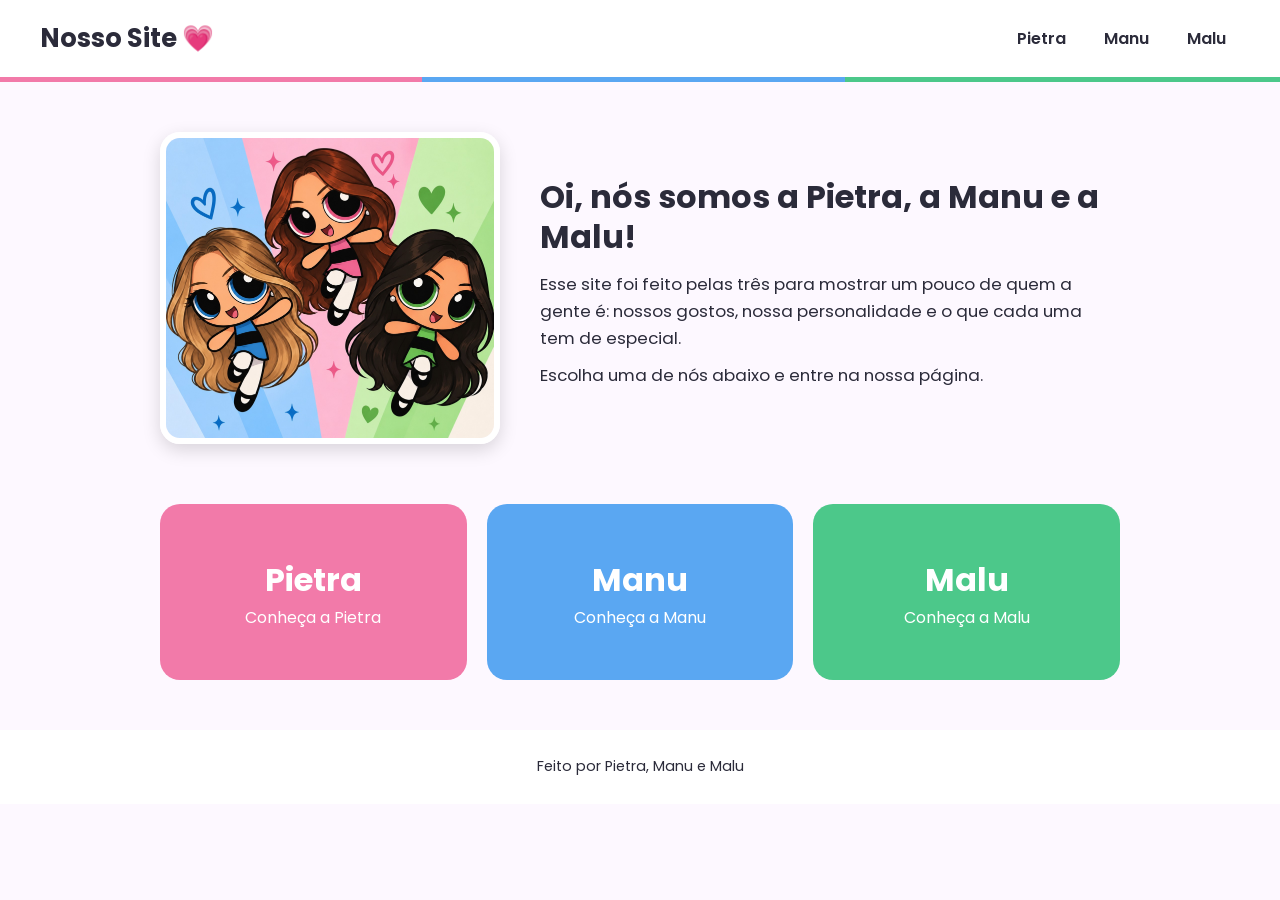
<file: index.html>
<!DOCTYPE html>
<html lang="pt-BR">
<head>
  <meta charset="UTF-8">
  <meta name="viewport" content="width=device-width, initial-scale=1">
  <title>Pietra, Manu e Malu</title>
  <link rel="preconnect" href="https://fonts.googleapis.com">
  <link rel="preconnect" href="https://fonts.gstatic.com" crossorigin>
  <link href="https://fonts.googleapis.com/css2?family=Poppins:wght@400;600;700&display=swap" rel="stylesheet">
  <link rel="stylesheet" href="style.css">
</head>
<body>

  <header class="topo">
    <h1>Nosso Site 💗</h1>
    <nav>
      <a href="pietra.html">Pietra</a>
      <a href="manu.html">Manu</a>
      <a href="malu.html">Malu</a>
    </nav>
  </header>

  <main>
    <section class="apresentacao">
      <img src="malupi.jpeg" alt="Foto de Pietra, Manu e Malu">
      <div class="texto">
        <h2>Oi, nós somos a Pietra, a Manu e a Malu!</h2>
        <p>
          Esse site foi feito pelas três para mostrar um pouco de quem a gente é:
          nossos gostos, nossa personalidade e o que cada uma tem de especial.
        </p>
        <p>Escolha uma de nós abaixo e entre na nossa página.</p>
      </div>
    </section>

    <section class="integrantes">
      <a class="card rosa" href="pietra.html">
        <h3>Pietra</h3>
        <p>Conheça a Pietra</p>
      </a>

      <a class="card azul" href="manu.html">
        <h3>Manu</h3>
        <p>Conheça a Manu</p>
      </a>

      <a class="card verde" href="malu.html">
        <h3>Malu</h3>
        <p>Conheça a Malu</p>
      </a>
    </section>
  </main>

  <footer>
    <p>Feito por Pietra, Manu e Malu</p>
  </footer>

</body>
</html>
</file>
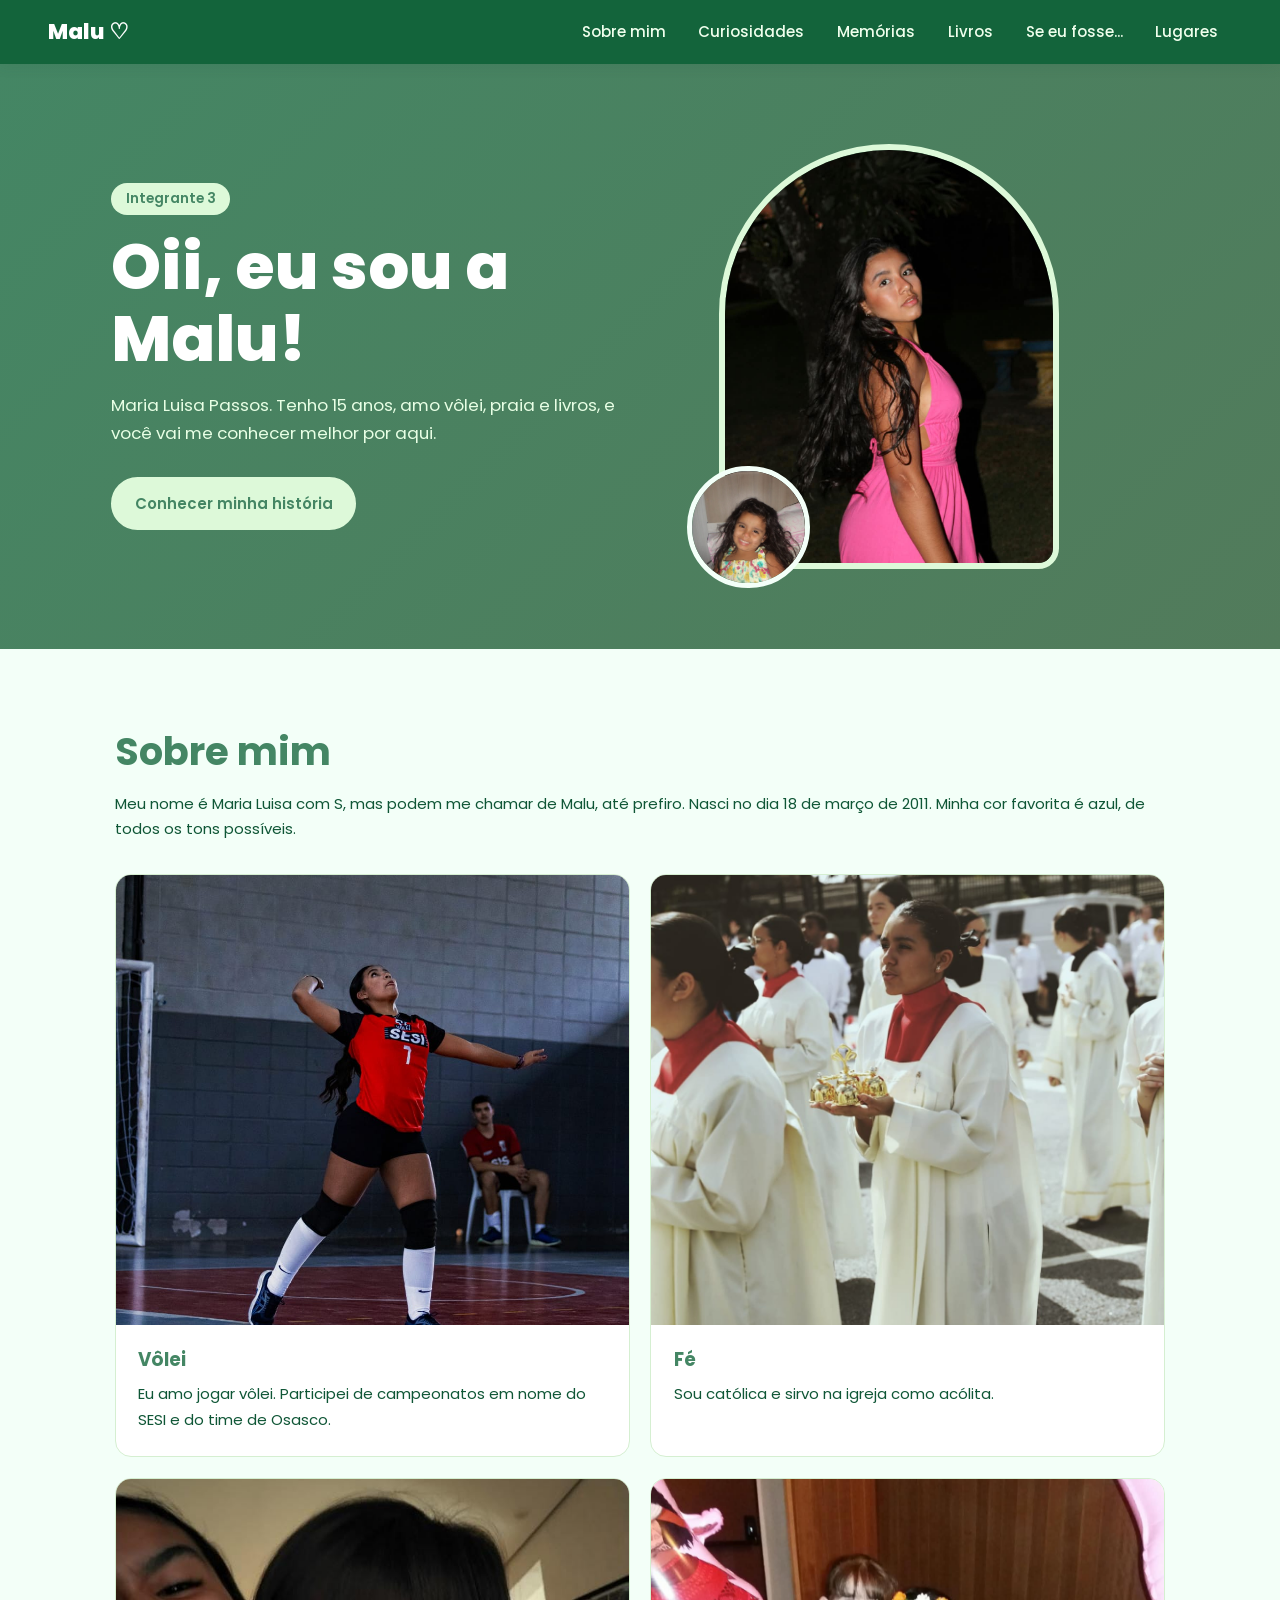
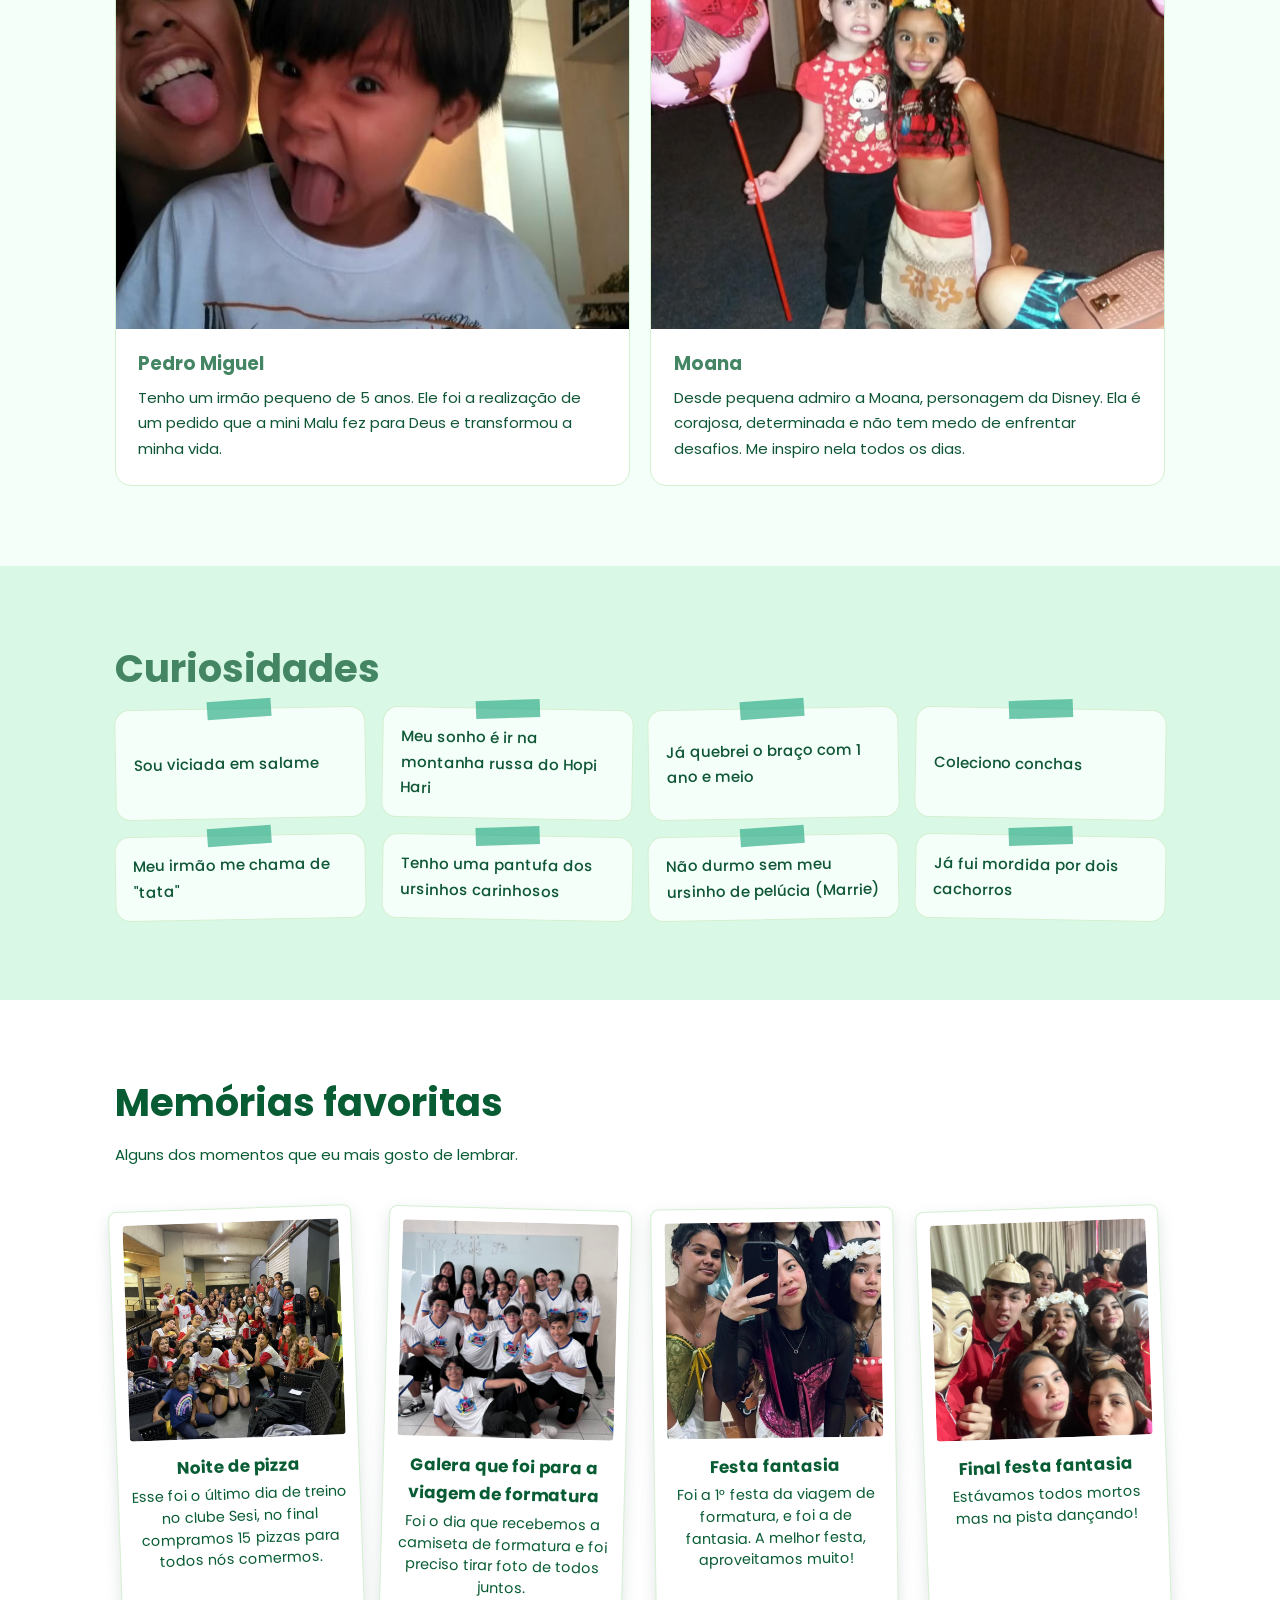
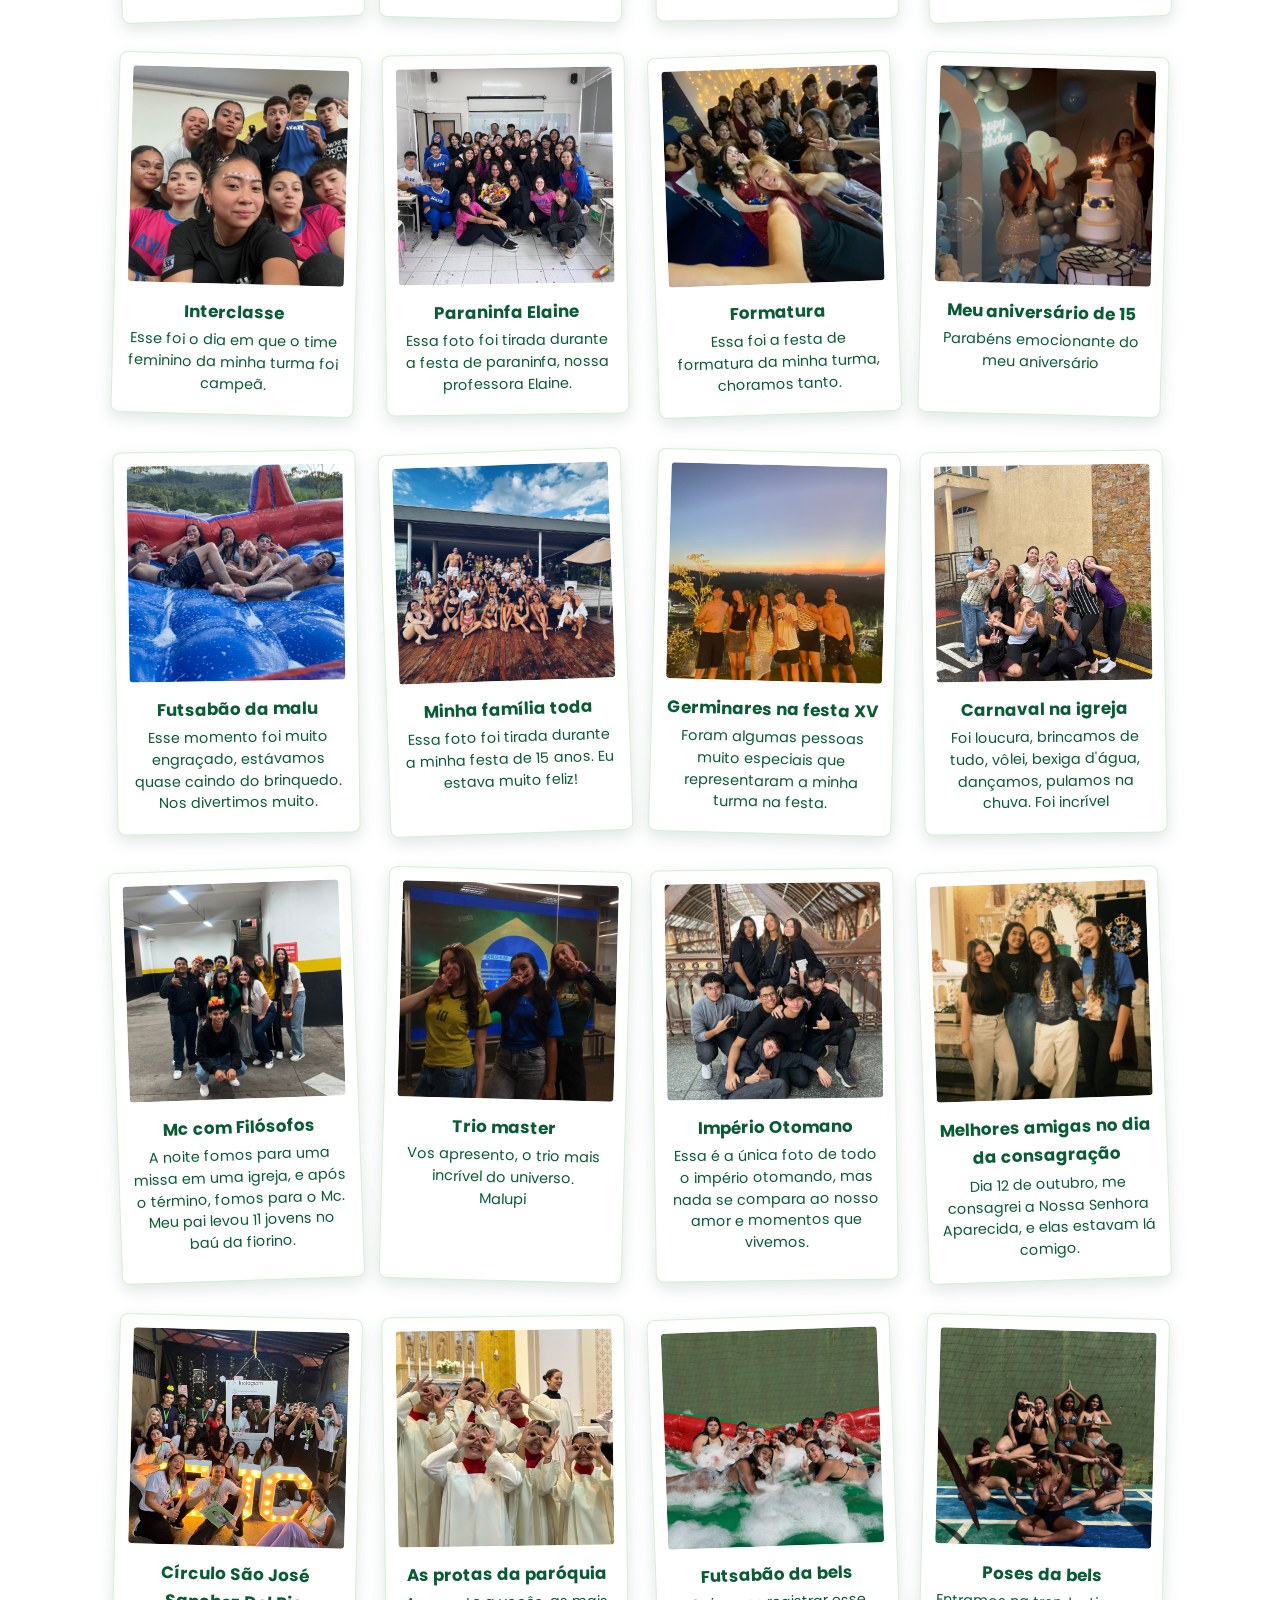
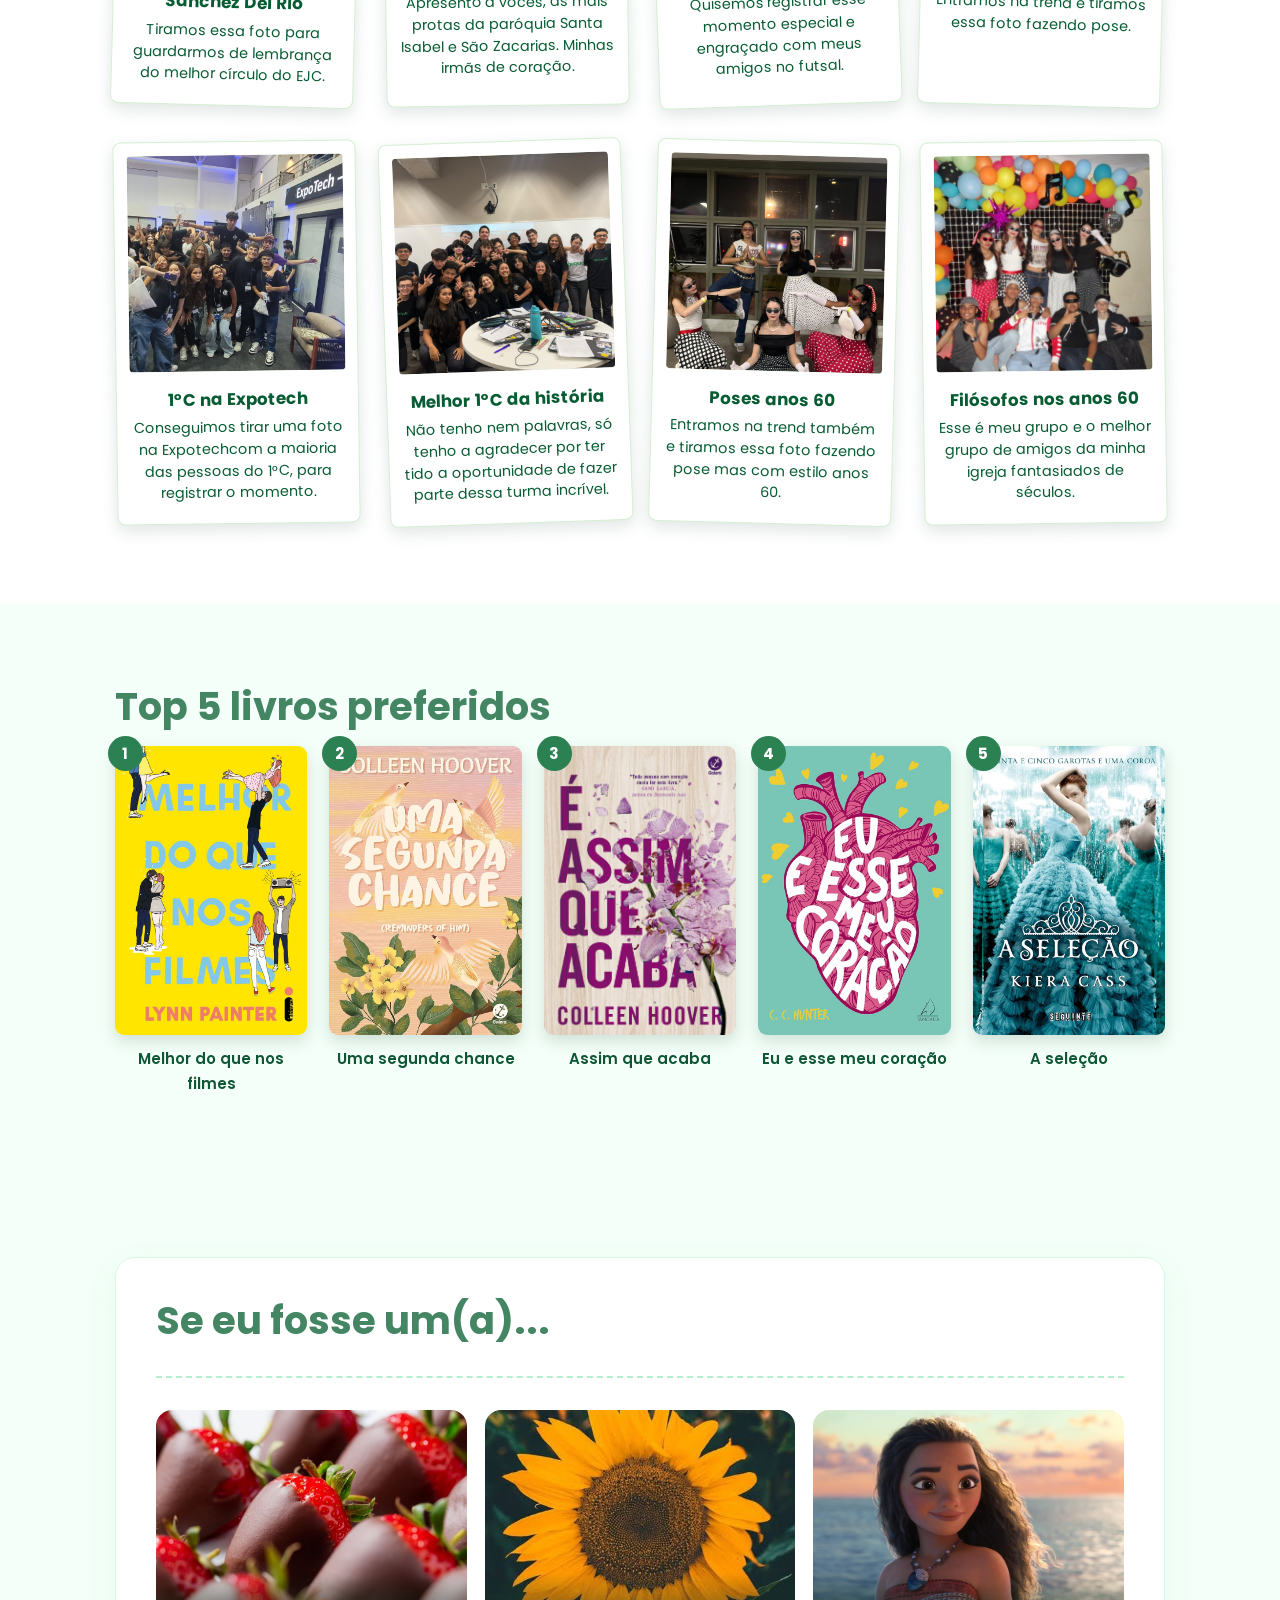
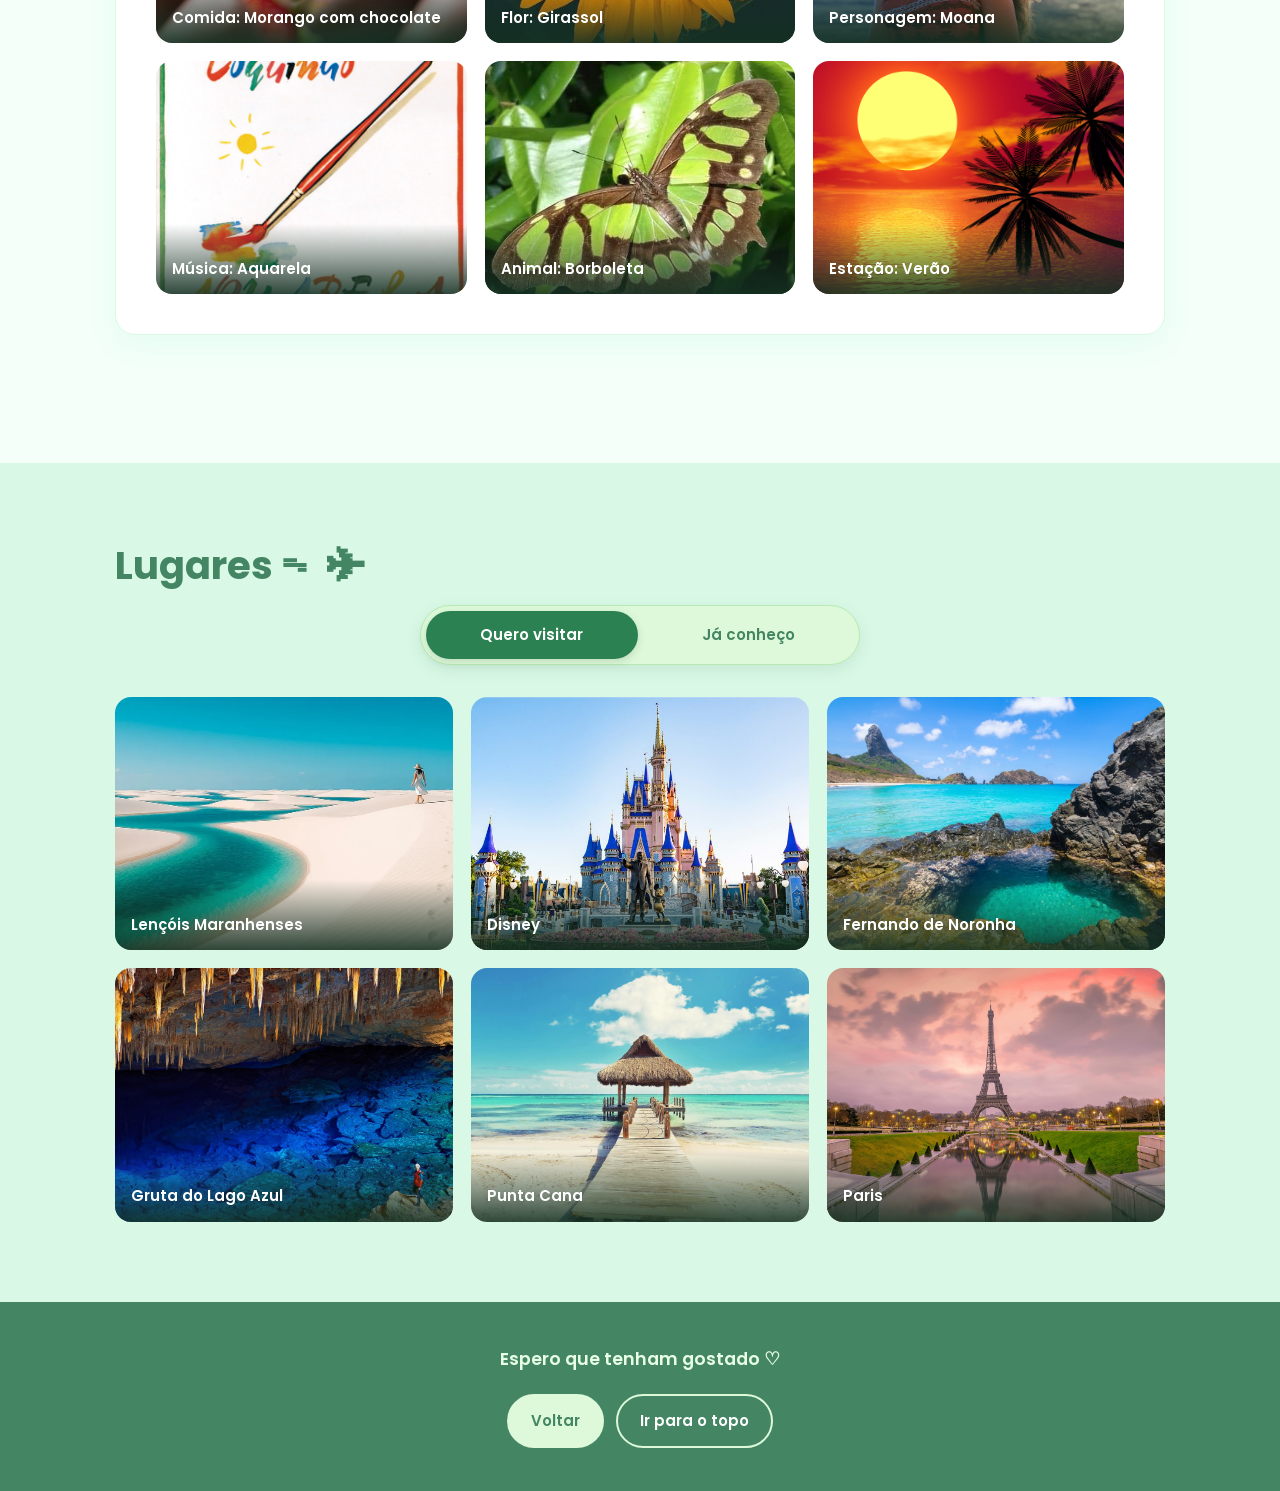
<file: malu.html>
<!DOCTYPE html>
<html lang="pt-br">
<head>
    <meta charset="UTF-8">
    <meta name="viewport" content="width=device-width, initial-scale=1.0">
    <link rel="icon" type="image/x-icon" href="favicon.png"/>
    <title>Malu</title>
    <link rel="preconnect" href="https://fonts.googleapis.com">
    <link rel="preconnect" href="https://fonts.gstatic.com" crossorigin>
    <link href="https://fonts.googleapis.com/css2?family=Poppins:wght@400;500;600;700;800&display=swap" rel="stylesheet">
    <link rel="stylesheet" href="malu.css">
</head>

<body>

<header class="topo">
    <a class="marca" href="#inicio">Malu ♡</a>
    <nav aria-label="Seções da página">
        <a href="#sobre">Sobre mim</a>
        <a href="#curiosidades">Curiosidades</a>
        <a href="#memorias">Memórias</a>
        <a href="#livros">Livros</a>
        <a href="#se-fosse">Se eu fosse...</a>
        <a href="#lugares">Lugares</a>
    </nav>
</header>

<main>

<!-- INÍCIO -->
<section class="hero" id="inicio">
    <div class="hero-texto">
        <p class="selo">Integrante 3</p>
        <h1>Oii, eu sou a Malu!</h1>
        <p class="lead">Maria Luisa Passos. Tenho 15 anos, amo vôlei, praia e livros, e você vai me conhecer melhor por aqui.</p>
        <div class="botoes">
            <a class="btn" href="#sobre">Conhecer minha história</a>
        </div>
    </div>
    <div class="hero-fotos">
        <img class="foto-arco" src="imagens_malu/perfil.jpeg" alt="Foto de perfil da Malu"/>
        <img class="foto-bebe" src="imagens_malu/baby.jpeg" alt="Malu quando era bebê"/>
    </div>
</section>

<!-- SOBRE -->
<section id="sobre">
    <h2>Sobre mim</h2>
    <p class="intro">Meu nome é Maria Luisa com S, mas podem me chamar de Malu, até prefiro. Nasci no dia 18 de março de 2011. Minha cor favorita é azul, de todos os tons possíveis.</p>

    <div class="historias">
        <article class="historia">
            <img src="imagens_malu/volei.jpeg" alt="Malu jogando vôlei" loading="lazy"/>
            <div>
                <h3>Vôlei</h3>
                <p>Eu amo jogar vôlei. Participei de campeonatos em nome do SESI e do time de Osasco.</p>
            </div>
        </article>

        <article class="historia">
            <img src="imagens_malu/pastoral.jpeg" alt="Malu na igreja" loading="lazy"/>
            <div>
                <h3>Fé</h3>
                <p>Sou católica e sirvo na igreja como acólita.</p>
            </div>
        </article>

        <article class="historia">
            <img src="imagens_malu/pedro.jpeg" alt="Pedro Miguel, irmão da Malu" loading="lazy"/>
            <div>
                <h3>Pedro Miguel</h3>
                <p>Tenho um irmão pequeno de 5 anos. Ele foi a realização de um pedido que a mini Malu fez para Deus e transformou a minha vida.</p>
            </div>
        </article>

        <article class="historia">
            <img src="imagens_malu/moana.jpeg" alt="Moana, personagem da Disney" loading="lazy"/>
            <div>
                <h3>Moana</h3>
                <p>Desde pequena admiro a Moana, personagem da Disney. Ela é corajosa, determinada e não tem medo de enfrentar desafios. Me inspiro nela todos os dias.
                </p>
            </div>
        </article>
    </div>
</section>

<!-- CURIOSIDADES -->
<section id="curiosidades" class="faixa">
    <h2>Curiosidades</h2>
    <ul class="curiosidades">
        <li>Sou viciada em salame</li>
        <li>Meu sonho é ir na montanha russa do Hopi Hari</li>
        <li>Já quebrei o braço com 1 ano e meio</li>
        <li>Coleciono conchas</li>
        <li>Meu irmão me chama de "tata"</li>
        <li>Tenho uma pantufa dos ursinhos carinhosos</li>
        <li>Não durmo sem meu ursinho de pelúcia (Marrie)</li>
        <li>Já fui mordida por dois cachorros</li>
    </ul>
</section>

<!-- MEMÓRIAS FAVORITAS -->
  <section id="memorias" class="memorias">
    <h2>Memórias favoritas</h2>
    <p class="memorias-intro">Alguns dos momentos que eu mais gosto de lembrar.</p>

    <div class="memorias-grade">
      <figure class="polaroid">
        <img src="imagens_malu/pizza_sesi.jpeg" alt="Memória favorita 1" loading="lazy"/>
        <figcaption>
          <h3>Noite de pizza</h3>
          <p>Esse foi o último dia de treino no clube Sesi, no final compramos 15 pizzas para todos nós comermos.</p>
        </figcaption>
      </figure>

      <figure class="polaroid">
        <img src="imagens_malu/9b_joy.jpeg" alt="Memória favorita 2" loading="lazy"/>
        <figcaption>
          <h3>Galera que foi para a viagem de formatura</h3>
          <p>Foi o dia que recebemos a camiseta de formatura e foi preciso tirar foto de todos juntos.</p>
        </figcaption>
      </figure>

      <figure class="polaroid">
        <img src="imagens_malu/aurudas_fantasia_joy.jpeg" alt="Memória favorita 3" loading="lazy"/>
        <figcaption>
          <h3>Festa fantasia</h3>
          <p>Foi a 1° festa da viagem de formatura, e foi a de fantasia. A melhor festa, aproveitamos muito!</p>
        </figcaption>
      </figure>

      <figure class="polaroid">
        <img src="imagens_malu/aurudos_joy.jpeg" alt="Memória favorita 4" loading="lazy"/>
        <figcaption>
          <h3>Final festa fantasia</h3>
          <p>Estávamos todos mortos mas na pista dançando!</p>
        </figcaption>
      </figure>

      <figure class="polaroid">
        <img src="imagens_malu/aurudos_interclasse.jpeg" alt="Memória favorita 5" loading="lazy"/>
        <figcaption>
          <h3>Interclasse</h3>
          <p>Esse foi o dia em que o time feminino da minha turma foi campeã.</p>
        </figcaption>
      </figure>

      <figure class="polaroid">
        <img src="imagens_malu/9b_elaine.jpeg" alt="Memória favorita 6" loading="lazy"/>
        <figcaption>
          <h3>Paraninfa Elaine</h3>
          <p>Essa foto foi tirada durante a festa de paraninfa, nossa professora Elaine.</p>
        </figcaption>
      </figure>

      <figure class="polaroid">
        <img src="imagens_malu/9b_formatura.jpeg" alt="Memória favorita 7" loading="lazy"/>
        <figcaption>
          <h3>Formatura</h3>
          <p>Essa foi a festa de formatura da minha turma, choramos tanto.</p>
        </figcaption>
      </figure>

      <figure class="polaroid">
        <img src="imagens_malu/parabens_malu.jpeg" alt="Memória favorita 8" loading="lazy"/>
        <figcaption>
          <h3>Meu aniversário de 15</h3>
          <p>Parabéns emocionante do meu aniversário</p>
        </figcaption>
      </figure>

      <figure class="polaroid">
        <img src="imagens_malu/fut_malu.jpeg" alt="Memória favorita 9" loading="lazy"/>
        <figcaption>
          <h3>Futsabão da malu</h3>
          <p>Esse momento foi muito engraçado, estávamos quase caindo do brinquedo. Nos divertimos muito.</p>
        </figcaption>
      </figure>

      <figure class="polaroid">
        <img src="imagens_malu/familia_malu.jpeg" alt="Memória favorita 10" loading="lazy"/>
        <figcaption>
          <h3>Minha família toda</h3>
          <p>Essa foto foi tirada durante a minha festa de 15 anos. Eu estava muito feliz!</p>
        </figcaption>
      </figure>

      <figure class="polaroid">
        <img src="imagens_malu/imperio_malu.jpeg" alt="Memória favorita 11" loading="lazy"/>
        <figcaption>
          <h3>Germinares na festa XV</h3>
          <p>Foram algumas pessoas muito especiais que representaram a minha turma na festa.</p>
        </figcaption>
      </figure>

      <figure class="polaroid">
        <img src="imagens_malu/carnaval_espiri.jpeg" alt="Memória favorita 12" loading="lazy"/>
        <figcaption>
          <h3>Carnaval na igreja</h3>
          <p>Foi loucura, brincamos de tudo, vôlei, bexiga d'água, dançamos, pulamos na chuva. Foi incrível</p>
        </figcaption>
      </figure>

      <figure class="polaroid">
        <img src="imagens_malu/mc_filosofos.jpeg" alt="Memória favorita 13" loading="lazy"/>
        <figcaption>
          <h3>Mc com Filósofos</h3>
          <p>A noite fomos para uma missa em uma igreja, e após o término, fomos para o Mc. Meu pai levou 11 jovens no baú da fiorino.</p>
        </figcaption>
      </figure>

      <figure class="polaroid">
        <img src="imagens_malu/malupi_brasil.jpeg" alt="Memória favorita 14" loading="lazy"/>
        <figcaption>
          <h3>Trio master</h3>
          <p>Vos apresento, o trio mais incrível do universo. <br>Malupi</p>
        </figcaption>
      </figure>

      <figure class="polaroid">
        <img src="imagens_malu/otomano.jpeg" alt="Memória favorita 15" loading="lazy"/>
        <figcaption>
          <h3>Império Otomano</h3>
          <p>Essa é a única foto de todo o império otomando, mas nada se compara ao nosso amor e momentos que vivemos.</p>
        </figcaption>
      </figure>

      <figure class="polaroid">
        <img src="imagens_malu/protas_12.jpeg" alt="Memória favorita 16" loading="lazy"/>
        <figcaption>
          <h3>Melhores amigas no dia da consagração</h3>
          <p>Dia 12 de outubro, me consagrei a Nossa Senhora Aparecida, e elas estavam lá comigo.</p>
        </figcaption>
      </figure>

      <figure class="polaroid">
        <img src="imagens_malu/jose_delrio.jpeg" alt="Memória favorita 17" loading="lazy"/>
        <figcaption>
          <h3>Círculo São José Sanchez Del Rio</h3>
          <p>Tiramos essa foto para guardarmos de lembrança do melhor círculo do EJC.</p>
        </figcaption>
      </figure>

      <figure class="polaroid">
        <img src="imagens_malu/protas.jpeg" alt="Memória favorita 18" loading="lazy"/>
        <figcaption>
          <h3>As protas da paróquia</h3>
          <p>Apresento a vocês, as mais protas da paróquia Santa Isabel e São Zacarias. Minhas irmãs de coração.</p>
        </figcaption>
      </figure>

      <figure class="polaroid">
        <img src="imagens_malu/fut_bels.jpeg" alt="Memória favorita 19" loading="lazy"/>
        <figcaption>
          <h3>Futsabão da bels</h3>
          <p>Quisemos registrar esse momento especial e engraçado com meus amigos no futsal.</p>
        </figcaption>
      </figure>

      <figure class="polaroid">
        <img src="imagens_malu/poses_bels.jpeg" alt="Memória favorita 20" loading="lazy"/>
        <figcaption>
          <h3>Poses da bels</h3>
          <p>Entramos na trend e tiramos essa foto fazendo pose.</p>
        </figcaption>
      </figure>

      <figure class="polaroid">
        <img src="imagens_malu/1c_expotech.jpeg" alt="Memória favorita 21" loading="lazy"/>
        <figcaption>
          <h3>1ºC na Expotech</h3>
          <p>Conseguimos tirar uma foto na Expotechcom a maioria das pessoas do 1°C, para registrar o momento.</p>
        </figcaption>
      </figure>

      <figure class="polaroid">
        <img src="imagens_malu/1c.jpeg" alt="Memória favorita 22" loading="lazy"/>
        <figcaption>
          <h3>Melhor 1ºC da história</h3>
          <p>Não tenho nem palavras, só tenho a agradecer por ter tido a oportunidade de fazer parte dessa turma incrível.</p>
        </figcaption>
      </figure>

      <figure class="polaroid">
        <img src="imagens_malu/protas_60.jpeg" alt="Memória favorita 23" loading="lazy"/>
        <figcaption>
          <h3>Poses anos 60</h3>
          <p>Entramos na trend também e tiramos essa foto fazendo pose mas com estilo anos 60.</p>
        </figcaption>
      </figure>

      <figure class="polaroid">
        <img src="imagens_malu/filosofos.jpeg" alt="Memória favorita 24" loading="lazy"/>
        <figcaption>
          <h3>Filósofos nos anos 60</h3>
          <p>Esse é meu grupo e o melhor grupo de amigos da minha igreja fantasiados de séculos.</p>
        </figcaption>
      </figure>
    </div>
  </section>

<!-- LIVROS -->
<section id="livros">
    <h2>Top 5 livros preferidos</h2>
    <ol class="livros">
        <li>
            <a href="https://www.amazon.com.br/Melhor-do-que-nos-filmes/dp/6555607289/ref=sr_1_1?adgrpid=85286193070&dib=eyJ2IjoiMSJ9.fjOUoCBE5btO_3jQP77PA2KdgjsUvTLyGxtLM4vMAZg00vnydSwwml6MgAngxVJd.DrEaYyWwOAJ24AuFwMWSKMVfGcdWci5IZpZ1jgQpxMw&dib_tag=se&hvadid=615911126597&hvdev=c&hvexpln=0&hvlocphy=9199069&hvnetw=g&hvocijid=5683671088158426228--&hvqmt=e&hvrand=5683671088158426228&hvtargid=kwd-2431394669452&hydadcr=1692_13535063&keywords=melhor+do+que+nos+filmes+amazon&mcid=80b00b45d76f3c9e90387bef465adc46&qid=1793062998&sr=8-1&ufe=app_do%3Aamzn1.fos.2fb4d624-b7be-441e-af6d-3c953cfae5bf" target="_blank" rel="noopener">
                <img src="imagens_malu/melhor_do_que_nos_filmes.jpg" alt="Capa de Melhor do que nos filmes" loading="lazy"/>
                <span>Melhor do que nos filmes</span>
            </a>
        </li>
        <li>
            <a href="https://www.amazon.com.br/Uma-segunda-chance-Colleen-Hoover-ebook/dp/B09ZK6M2NN" target="_blank" rel="noopener">
                <img src="imagens_malu/segunda_chance.jpg" alt="Capa de Uma segunda chance" loading="lazy"/>
                <span>Uma segunda chance</span>
            </a>
        </li>
        <li>
            <a href="https://www.amazon.com.br/Assim-que-Acaba-Colleen-Hoover/dp/8501112518" target="_blank" rel="noopener">
                <img src="imagens_malu/assim_que_acaba.jpg" alt="Capa de Assim que acaba" loading="lazy"/>
                <span>Assim que acaba</span>
            </a>
        </li>
        <li>
            <a href="https://www.amazon.com.br/Eu-esse-meu-cora%C3%A7%C3%A3o-Hunter/dp/8555391210" target="_blank" rel="noopener">
                <img src="imagens_malu/eu_e_esse_meu_coracao.jpg" alt="Capa de Eu e esse meu coração" loading="lazy"/>
                <span>Eu e esse meu coração</span>
            </a>
        </li>
        <li>
            <a href="https://www.amazon.com.br/sele%C3%A7%C3%A3o-Kiera-Cass/dp/8565765016" target="_blank" rel="noopener">
                <img src="imagens_malu/a_selecao.jpg" alt="Capa de A seleção" loading="lazy"/>
                <span>A seleção</span>
            </a>
        </li>
    </ol>
</section>

<!-- SE EU FOSSE... -->
  <section id="se-fosse">
        <div class="container">
            <div class="bloco-conteudo">
                <div class="bloco-header">
                    <h2>Se eu fosse um(a)...</h2>
                </div>
               
                <div class="painel grid-ativo">
                    <a class="lugar" href="#se-fosse">
                        <img class="lugar-img-placeholder" src="imagens_malu/morango.jpg" alt="Morango">
                        <span>Comida: Morango com chocolate</span>
                    </a>
                    <a class="lugar" href="#se-fosse">
                        <img class="lugar-img-placeholder" src="imagens_malu/girassol.jpg" alt="Girassol">
                        <span>Flor: Girassol</span>
                    </a>
                    <a class="lugar" href="#se-fosse">
                        <img class="lugar-img-placeholder" src="imagens_malu/moana.webp" alt="Moana">
                        <span>Personagem: Moana</span>
                    </a>
                    <a class="lugar" href="#se-fosse">
                        <img class="lugar-img-placeholder" src="imagens_malu/aquarela.jpg" alt="Aquarela">
                        <span>Música: Aquarela</span>
                    </a>
                    <a class="lugar" href="#se-fosse">
                        <img class="lugar-img-placeholder" src="imagens_malu/borboleta.jpg" alt="Borboleta">
                        <span>Animal: Borboleta</span>
                    </a>
                    <a class="lugar" href="#se-fosse">
                        <img class="lugar-img-placeholder" src="imagens_malu/verao.jpg" alt="Verão">
                        <span>Estação: Verão</span>
                    </a>
                </div>
            </div>
        </div>
    </div>
</section>

<!-- LUGARES -->
<section id="lugares" class="faixa">
    <h2>Lugares ᯓ ✈︎</h2>
    <div class="abas">
        <input type="radio" name="aba" id="aba-quero" checked>
        <input type="radio" name="aba" id="aba-conheco">

        <div class="abas-botoes">
            <label for="aba-quero">Quero visitar</label>
            <label for="aba-conheco">Já conheço</label>
        </div>

        <div class="painel p-quero">
            <a class="lugar" href="https://www.penaestrada.blog.br/onde-ficar-nos-lencois-maranhenses/" target="_blank" rel="noopener">
                <img src="imagens_malu/lencois-maranhenses.webp" alt="Lençóis Maranhenses" loading="lazy"/>
                <span>Lençóis Maranhenses</span>
            </a>
            <a class="lugar" href="https://pt.wikipedia.org/wiki/The_Walt_Disney_Company" target="_blank" rel="noopener">
                <img src="imagens_malu/disney.jpeg" alt="Disney" loading="lazy"/>
                <span>Disney</span>
            </a>
            <a class="lugar" href="https://pt.wikipedia.org/wiki/Fernando_de_Noronha" target="_blank" rel="noopener">
                <img src="imagens_malu/fernando_de_noronha.jpg" alt="Fernando de Noronha" loading="lazy"/>
                <span>Fernando de Noronha</span>
            </a>
            <a class="lugar" href="https://grutadolagoazul.com.br/" target="_blank" rel="noopener">
                <img src="imagens_malu/gruta.jpg" alt="Gruta do Lago Azul" loading="lazy"/>
                <span>Gruta do Lago Azul</span>
            </a>
            <a class="lugar" href="https://pt.wikipedia.org/wiki/Punta_Cana" target="_blank" rel="noopener">
                <img src="imagens_malu/punta_cana.webp" alt="Punta Cana" loading="lazy"/>
                <span>Punta Cana</span>
            </a>
            <a class="lugar" href="https://pt.wikipedia.org/wiki/Paris" target="_blank" rel="noopener">
                <img src="imagens_malu/paris.png" alt="Paris" loading="lazy"/>
                <span>Paris</span>
            </a>
        </div>

        <div class="painel p-conheco">
            <a class="lugar" href="https://pt.wikipedia.org/wiki/São_Paulo" target="_blank" rel="noopener">
                <img src="imagens_malu/sao_paulo.jpg" alt="São Paulo" loading="lazy"/>
                <span>São Paulo</span>
            </a>
            <a class="lugar" href="https://pt.wikipedia.org/wiki/Paraty" target="_blank" rel="noopener">
                <img src="imagens_malu/paraty.webp" alt="Paraty" loading="lazy"/>
                <span>Paraty</span>
            </a>
            <a class="lugar" href="https://www.viagemdeformatura.com.br/pacote-joy" target="_blank" rel="noopener">
                <img src="imagens_malu/nono.jpeg" alt="Avaré, no pacote Joy" loading="lazy"/>
                <span>Avaré - Joy</span>
            </a>
            <a class="lugar" href="https://pt.wikipedia.org/wiki/Pernambuco" target="_blank" rel="noopener">
                <img src="imagens_malu/recife.webp" alt="Recife" loading="lazy"/>
                <span>Recife</span>
            </a>
            <a class="lugar" href="https://pt.wikipedia.org/wiki/Ol%C3%ADmpia_(S%C3%A3o_Paulo)" target="_blank" rel="noopener">
                <img src="imagens_malu/olimpia.jpg" alt="Olímpia" loading="lazy"/>
                <span>Olímpia</span>
            </a>
            <a class="lugar" href="https://www.resortallinclusive.com.br/resort/cassino-resort" target="_blank" rel="noopener">
                <img src="imagens_malu/pocos_de_caldas.jpg" alt="Poços de Caldas" loading="lazy"/>
                <span>Poços de Caldas</span>
            </a>
            <a class="lugar" href="https://pt.wikipedia.org/wiki/Porto_de_Galinhas" target="_blank" rel="noopener">
                <img src="imagens_malu/porto_de_galinhas.png" alt="Porto de Galinhas" loading="lazy"/>
                <span>Porto de Galinhas</span>
            </a>
            <a class="lugar" href="https://pt.wikipedia.org/wiki/Natal_(Rio_Grande_do_Norte)" target="_blank" rel="noopener">
                <img src="imagens_malu/natal.jpg" alt="Natal" loading="lazy"/>
                <span>Natal</span>
            </a>
        </div>
    </div>
</section>

</main>

<footer class="rodape">
    <p>Espero que tenham gostado ♡</p>
    <div class="botoes">
        <a class="btn" href="index.html">Voltar</a>
        <a class="btn btn-claro" href="#inicio">Ir para o topo</a>
    </div>
</footer>

</body>
</html>
</file>
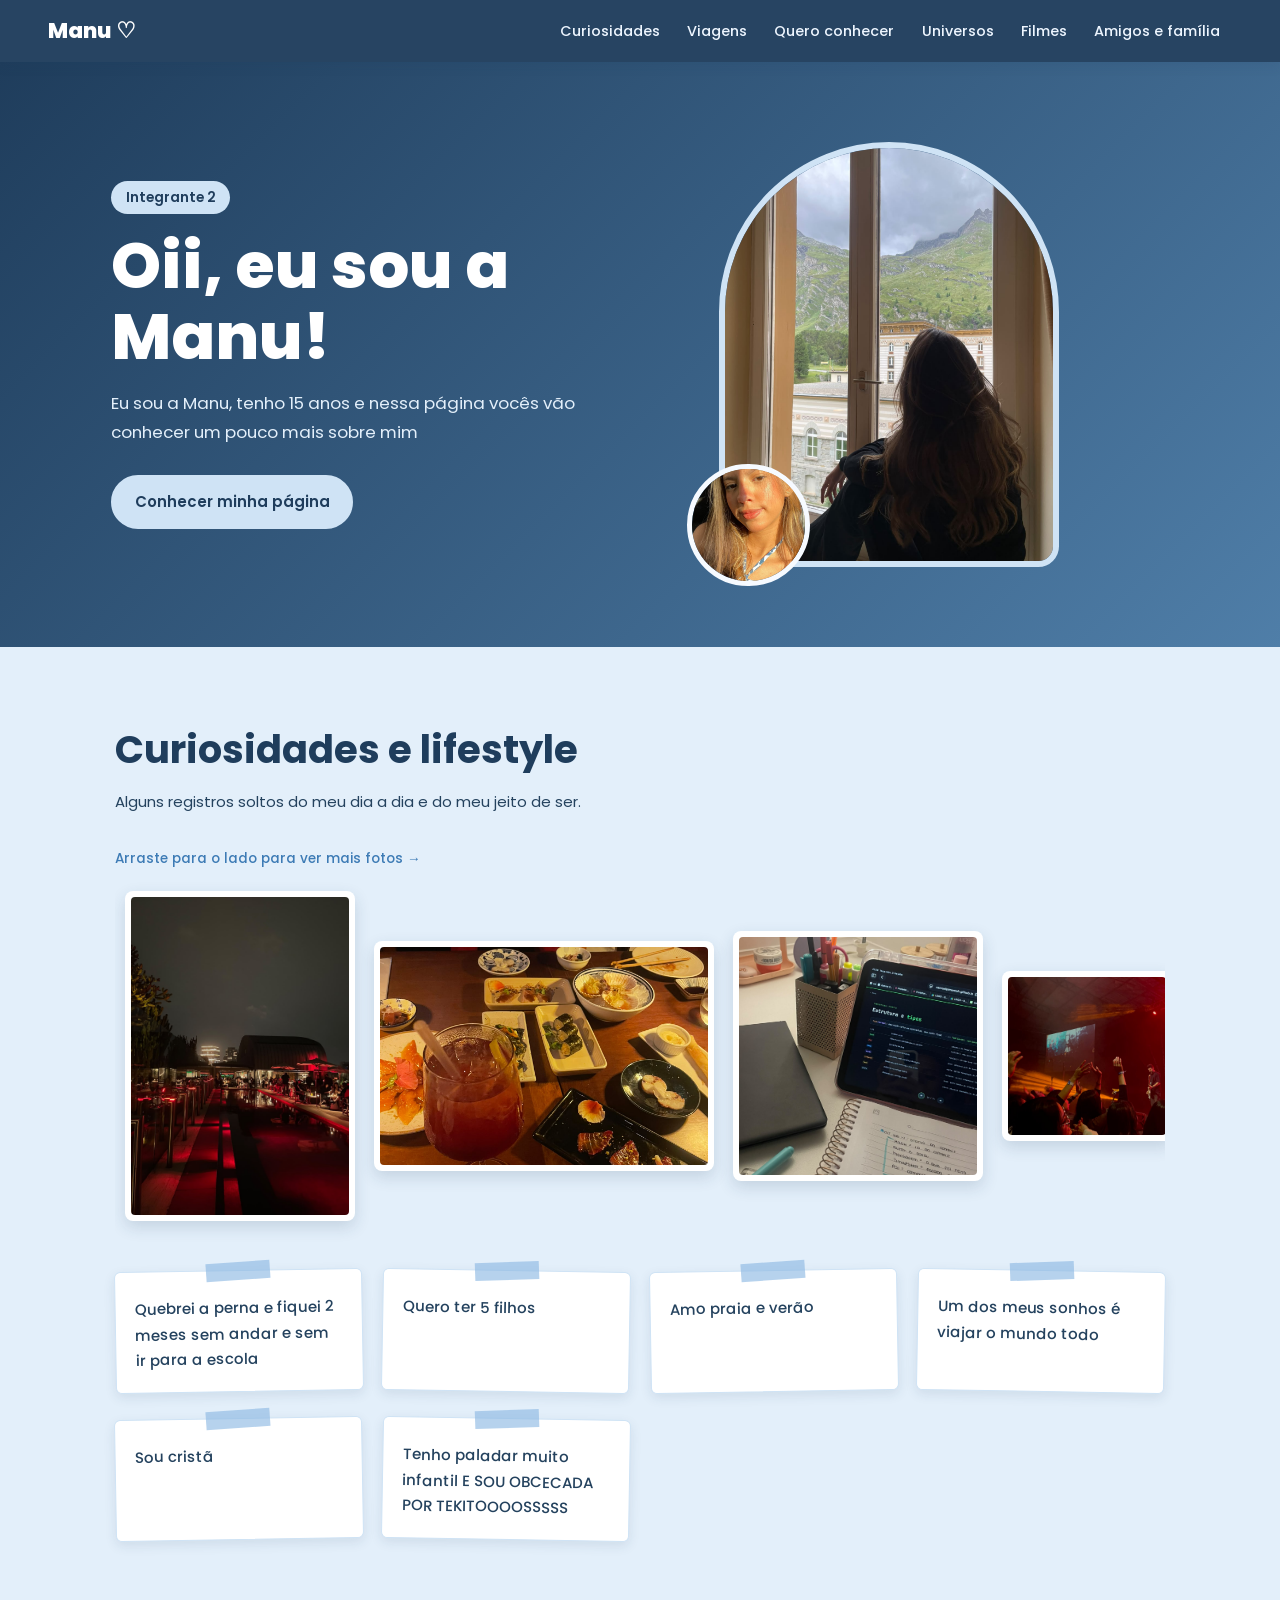
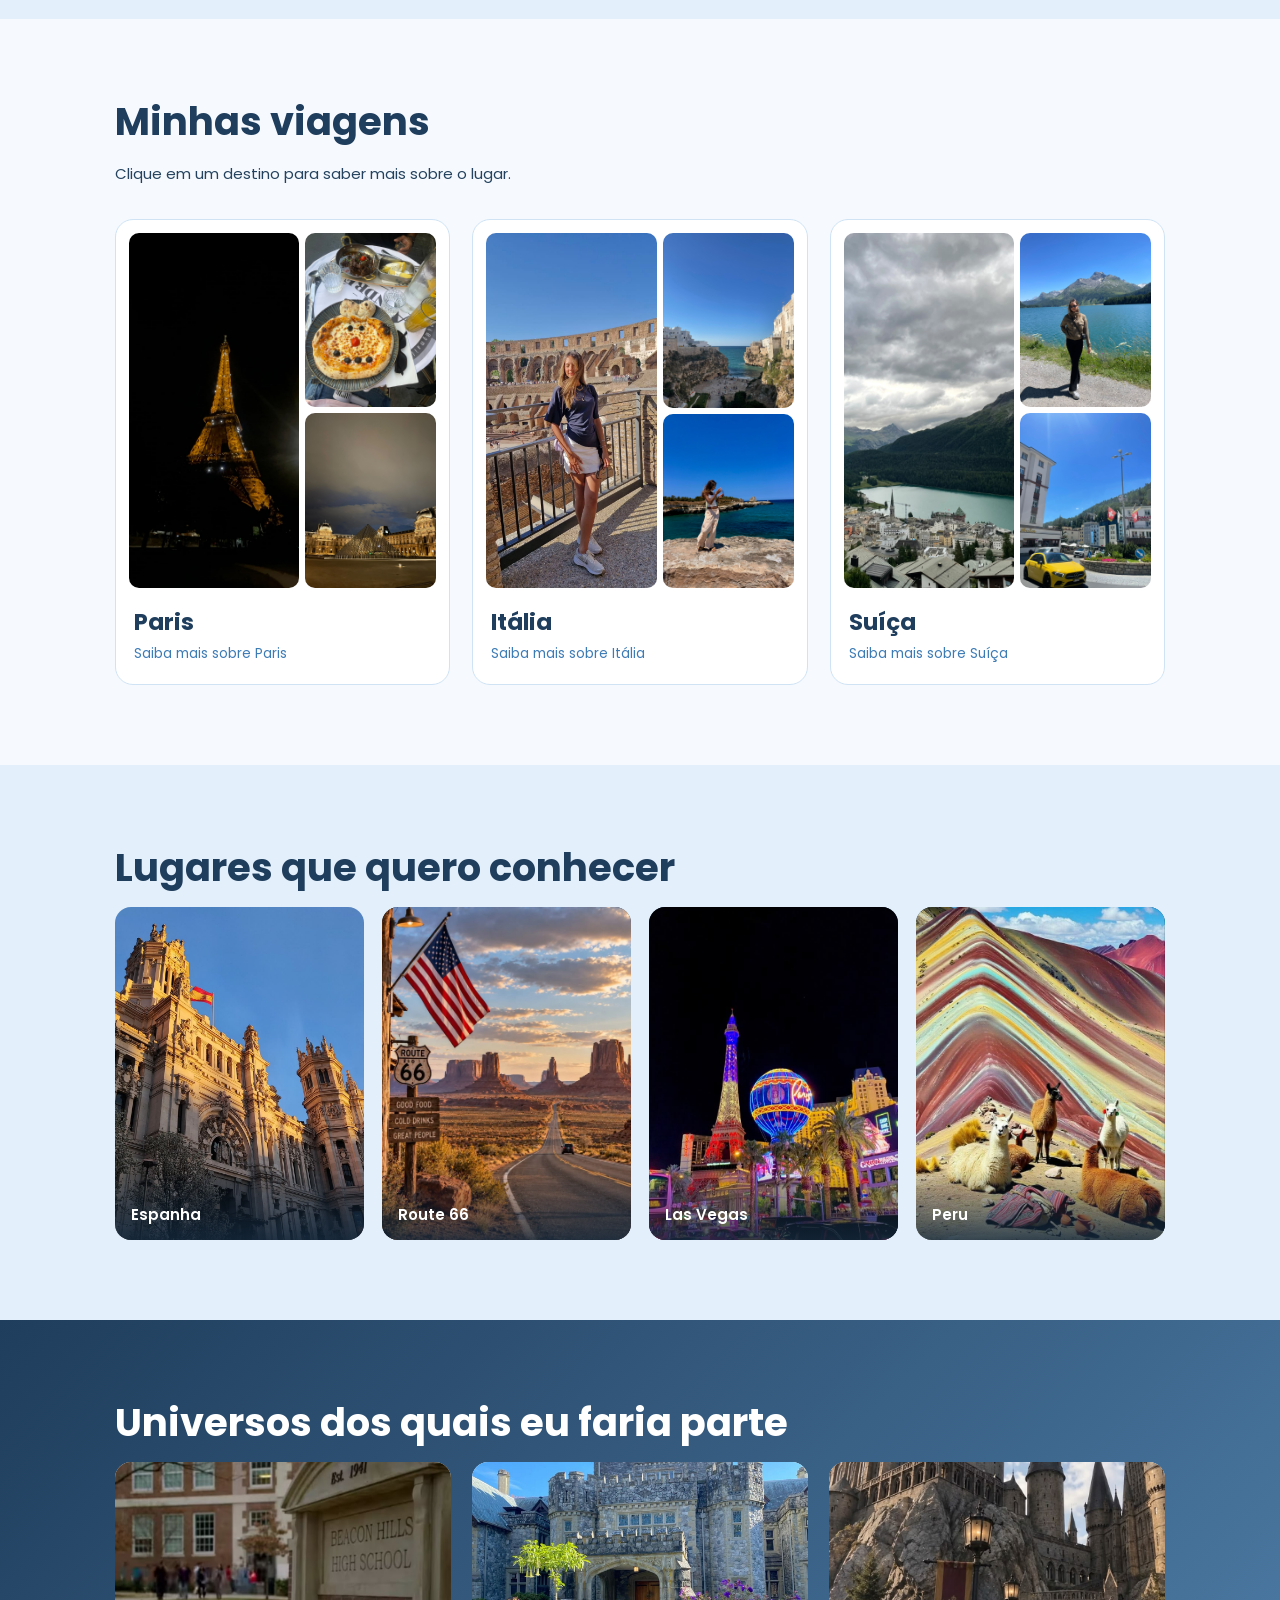
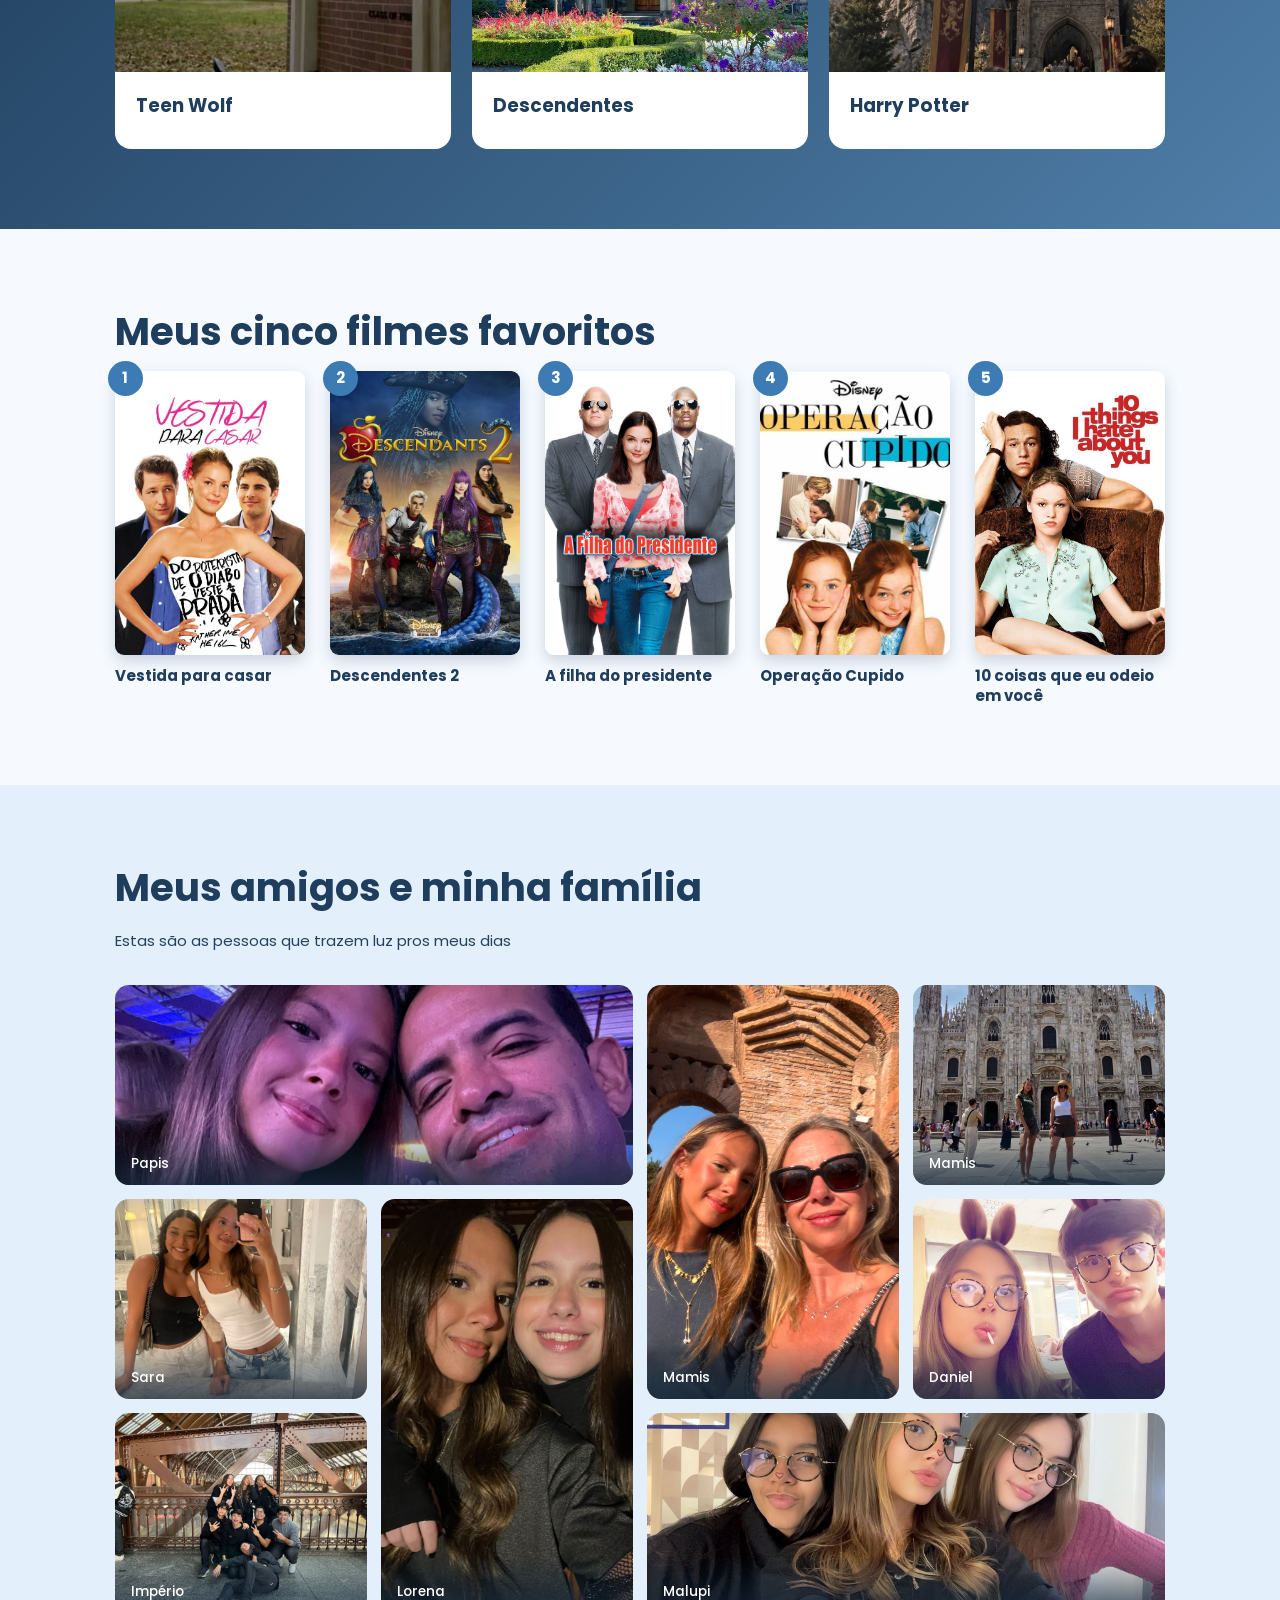
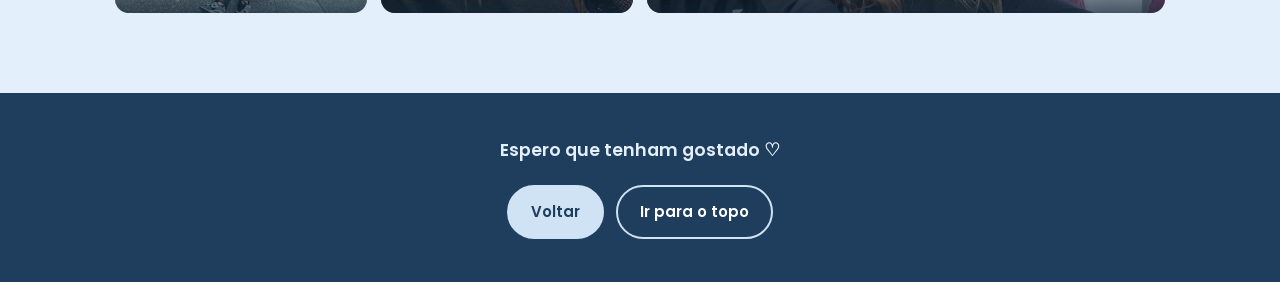
<file: manu.html>
<!DOCTYPE html>
<html lang="pt-br">
<head>
    <meta charset="UTF-8">
    <meta name="viewport" content="width=device-width, initial-scale=1.0">
    <link rel="icon" type="image/x-icon" href="imagens/favicon.png"/>
    <title>Manu</title>
    <link rel="preconnect" href="https://fonts.googleapis.com">
    <link rel="preconnect" href="https://fonts.gstatic.com" crossorigin>
    <link href="https://fonts.googleapis.com/css2?family=Poppins:wght@400;500;600;700;800&display=swap" rel="stylesheet">
    <link rel="stylesheet" href="manu.css">
</head>
<body>

<header class="topo">
    <a class="marca" href="#inicio">Manu ♡</a>
    <nav aria-label="Seções da página">
        <a href="#curiosidades">Curiosidades</a>
        <a href="#viagens">Viagens</a>
        <a href="#quero-conhecer">Quero conhecer</a>
        <a href="#universos">Universos</a>
        <a href="#filmes">Filmes</a>
        <a href="#amigos">Amigos e família</a>
    </nav>
</header>

<main>

<!-- INÍCIO -->
<section class="hero" id="inicio">
    <div class="hero-texto">
        <p class="selo">Integrante 2</p>
        <h1>Oii, eu sou a Manu!</h1>
        <p class="lead">Eu sou a Manu, tenho 15 anos e nessa página vocês vão conhecer um pouco mais sobre mim</p>
        <div class="botoes">
            <a class="btn" href="#curiosidades">Conhecer minha página</a>
        </div>
    </div>
    <div class="hero-fotos">
        <img class="foto-arco" src="imagens_manu/brisando.jpeg" alt="Foto de perfil da Manu"/>
        <img class="foto-redonda" src="imagens_manu/loirona.jpeg" alt="Outra foto da Manu"/>
    </div>
</section>


<!-- CURIOSIDADES E LIFESTYLE -->
<section id="curiosidades" class="faixa">
    <h2>Curiosidades e lifestyle</h2>
    <p class="intro">Alguns registros soltos do meu dia a dia e do meu jeito de ser.</p>

    <!-- faixa de fotos: é só rolar para o lado -->
    <p class="dica">Arraste para o lado para ver mais fotos →</p>
    <div class="fotos-soltas">
            <figure class="solta alta"><img src="imagens_manu/restaurante.jpeg" alt="Foto de lifestyle 1" loading="lazy"/></figure>
            <figure class="solta larga"><img src="imagens_manu/japa.jpeg" alt="Foto de lifestyle 2" loading="lazy"/></figure>
            <figure class="solta quadrada"><img src="imagens_manu/estudo.jpeg" alt="Foto de lifestyle 3" loading="lazy"/></figure>
            <figure class="solta pequena"><img src="imagens_manu/show_louvor.jpeg" alt="Foto de lifestyle 4" loading="lazy"/></figure>
            <figure class="solta larga"><img src="imagens_manu/brownie.jpeg" alt="Foto de lifestyle 5" loading="lazy"/></figure>
            <figure class="solta alta"><img src="imagens_manu/ceu.jpeg" alt="Foto de lifestyle 6" loading="lazy"/></figure>
            <figure class="solta pequena"><img src="imagens_manu/ootd_2.jpeg" alt="Foto de lifestyle 7" loading="lazy"/></figure>
            <figure class="solta quadrada"><img src="imagens_manu/jantar.jpeg" alt="Foto de lifestyle 8" loading="lazy"/></figure>
    </div>

    <!-- curiosidades em forma de bilhetinhos -->
    <ul class="bilhetes">
            <li>Quebrei a perna e fiquei 2 meses sem andar e sem ir para a escola</li>
            <li>Quero ter 5 filhos</li>
            <li>Amo praia e verão </li>
            <li>Um dos meus sonhos é viajar o mundo todo </li>
            <li>Sou cristã </li>
            <li>Tenho paladar muito infantil E SOU OBCECADA POR TEKITOOOOSSSSS</li> 
    </ul>
</section>

<!-- VIAGENS -->
<section id="viagens">
    <h2>Minhas viagens</h2>
    <p class="intro">Clique em um destino para saber mais sobre o lugar.</p>

    <div class="destinos">
        <a class="destino" href="https://pt.wikipedia.org/wiki/Paris" target="_blank" rel="noopener">
            <div class="colagem">
                <img src="imagens_manu/torre_eiffel.jpeg" alt="Foto de Paris" loading="lazy"/>
                <img src="imagens_manu/pizza.jpeg" alt="Foto de Paris" loading="lazy"/>
                <img src="imagens_manu/louvre.jpeg" alt="Foto de Paris" loading="lazy"/>
            </div>
            <span class="destino-nome">Paris</span>
            <span class="destino-link">Saiba mais sobre Paris</span>
        </a>
        <a class="destino" href="https://pt.wikipedia.org/wiki/It%C3%A1lia" target="_blank" rel="noopener">
            <div class="colagem">
                <img src="imagens_manu/manu_voando.jpeg" alt="Foto de Itália" loading="lazy"/>
                <img src="imagens_manu/paisagem_italia.jpeg" alt="Foto de Itália" loading="lazy"/>
                <img src="imagens_manu/manu_oculos.jpeg" alt="Foto de Itália" loading="lazy"/>
            </div>
            <span class="destino-nome">Itália</span>
            <span class="destino-link">Saiba mais sobre Itália</span>
        </a>
        <a class="destino" href="https://pt.wikipedia.org/wiki/Su%C3%AD%C3%A7a" target="_blank" rel="noopener">
            <div class="colagem">
                <img src="imagens_manu/paisagem_suica.jpeg" alt="Foto de Suíça" loading="lazy"/>
                <img src="imagens_manu/manu_suica.jpeg" alt="Foto de Suíça" loading="lazy"/>
                <img src="imagens_manu/praca_suica.jpeg" alt="Foto de Suíça" loading="lazy"/>
            </div>
            <span class="destino-nome">Suíça</span>
            <span class="destino-link">Saiba mais sobre Suíça</span>
        </a>
    </div>
</section>

<!-- LUGARES QUE QUERO CONHECER -->
<section id="quero-conhecer" class="faixa">
    <h2>Lugares que quero conhecer</h2>

    <div class="lugares">
        <a class="lugar" href="https://pt.wikipedia.org/wiki/Espanha" target="_blank" rel="noopener">
            <img src="imagens_manu/espanha.jpeg" alt="Lugar que quero conhecer 1" loading="lazy"/>
            <span>Espanha</span>
        </a>
        <a class="lugar" href="https://pt.wikipedia.org/wiki/U.S._Route_66" target="_blank" rel="noopener">
            <img src="imagens_manu/route_66.jpeg" alt="Lugar que quero conhecer 2" loading="lazy"/>
            <span>Route 66</span>
        </a>
        <a class="lugar" href="https://pt.wikipedia.org/wiki/Las_Vegas" target="_blank" rel="noopener">
            <img src="imagens_manu/las_vegas.jpeg" alt="Lugar que quero conhecer 3" loading="lazy"/>
            <span>Las Vegas</span>
        </a>
        <a class="lugar" href="https://pt.wikipedia.org/wiki/Peru" target="_blank" rel="noopener">
            <img src="imagens_manu/peru.jpeg" alt="Lugar que quero conhecer 4" loading="lazy"/>
            <span>Peru</span>
        </a>
    </div>
</section>

<!-- UNIVERSOS DOS QUAIS EU FARIA PARTE -->
<section id="universos" class="escura">
    <h2>Universos dos quais eu faria parte</h2>

    <div class="universos">
        <article class="universo">
            <img src="imagens_manu/teen_wolf.jpeg" alt="Imagem do universo 1" loading="lazy"/>
            <div>
                <h3>Teen Wolf</h3>
            </div>
        </article>
        <article class="universo">
            <img src="imagens_manu/descendentes.jpeg" alt="Imagem do universo 2" loading="lazy"/>
            <div>
                <h3>Descendentes</h3>
            </div>
        </article>
        <article class="universo">
            <img src="imagens_manu/harry_potter.jpeg" alt="Imagem do universo 3" loading="lazy"/>
            <div>
                <h3>Harry Potter</h3>
            </div>
        </article>
    </div>
</section>

<!-- FILMES -->
<section id="filmes">
    <h2>Meus cinco filmes favoritos</h2>
    <ol class="filmes">
        <li>
            <img src="imagens_manu/filme_1.jpeg" alt="Pôster do filme 1" loading="lazy"/>
            <strong>Vestida para casar</strong>

        </li>
        <li>
            <img src="imagens_manu/filme_2.jpeg" alt="Pôster do filme 2" loading="lazy"/>
            <strong>Descendentes 2</strong>

        </li>
        <li>
            <img src="imagens_manu/filme_3.jpeg" alt="Pôster do filme 3" loading="lazy"/>
            <strong>A filha do presidente</strong>
        </li>
        <li>
            <img src="imagens_manu/filme_4.jpeg" alt="Pôster do filme 4" loading="lazy"/>
            <strong>Operação Cupido</strong>
            
        </li>
        <li>
            <img src="imagens_manu/filme_5.jpeg" alt="Pôster do filme 5" loading="lazy"/>
            <strong>10 coisas que eu odeio em você</strong>
        </li>
    </ol>
</section>

<!-- AMIGOS E FAMÍLIA -->
<section id="amigos" class="faixa">
    <h2>Meus amigos e minha família</h2>
    <p class="intro">Estas são as pessoas que trazem luz pros meus dias</p>

    <div class="galeria">
        <figure class="larga">
            <img src="imagens_manu/manu_papai.jpeg" alt="Foto com amigos e família 1" loading="lazy"/>
            <figcaption>Papis</figcaption>
        </figure>
        <figure class="alta">
            <img src="imagens_manu/manu_mamae.jpeg" alt="Foto com amigos e família 2" loading="lazy"/>
            <figcaption>Mamis</figcaption>
        </figure>
        <figure>
            <img src="imagens_manu/manu_mamae_2.jpeg" alt="Foto com amigos e família 3" loading="lazy"/>
            <figcaption>Mamis</figcaption>
        </figure>
        <figure>
            <img src="imagens_manu/manu_sara.jpeg" alt="Foto com amigos e família 4" loading="lazy"/>
            <figcaption>Sara</figcaption>
        </figure>
        <figure class="alta">
            <img src="imagens_manu/manu_lorena.jpeg" alt="Foto com amigos e família 5" loading="lazy"/>
            <figcaption>Lorena</figcaption>
        </figure>
        <figure class="larga">
            <img src="imagens_manu/malupi_efeito.jpeg" alt="Foto com amigos e família 6" loading="lazy"/>
            <figcaption>Malupi</figcaption>
        </figure>
        <figure>
            <img src="imagens_manu/manu_daniel.jpeg" alt="Foto com amigos e família 7" loading="lazy"/>
            <figcaption>Daniel</figcaption>
        </figure>
        <figure>
            <img src="imagens_manu/imperio.jpeg" alt="Foto com amigos e família 8" loading="lazy"/>
            <figcaption>Império</figcaption>
        </figure>
    </div>
</section>

</main>

<footer class="rodape">
    <p>Espero que tenham gostado ♡</p>
    <div class="botoes">
        <a class="btn" href="index.html">Voltar</a>
        <a class="btn btn-claro" href="#inicio">Ir para o topo</a>
    </div>
</footer>

</body>
</html>
</file>
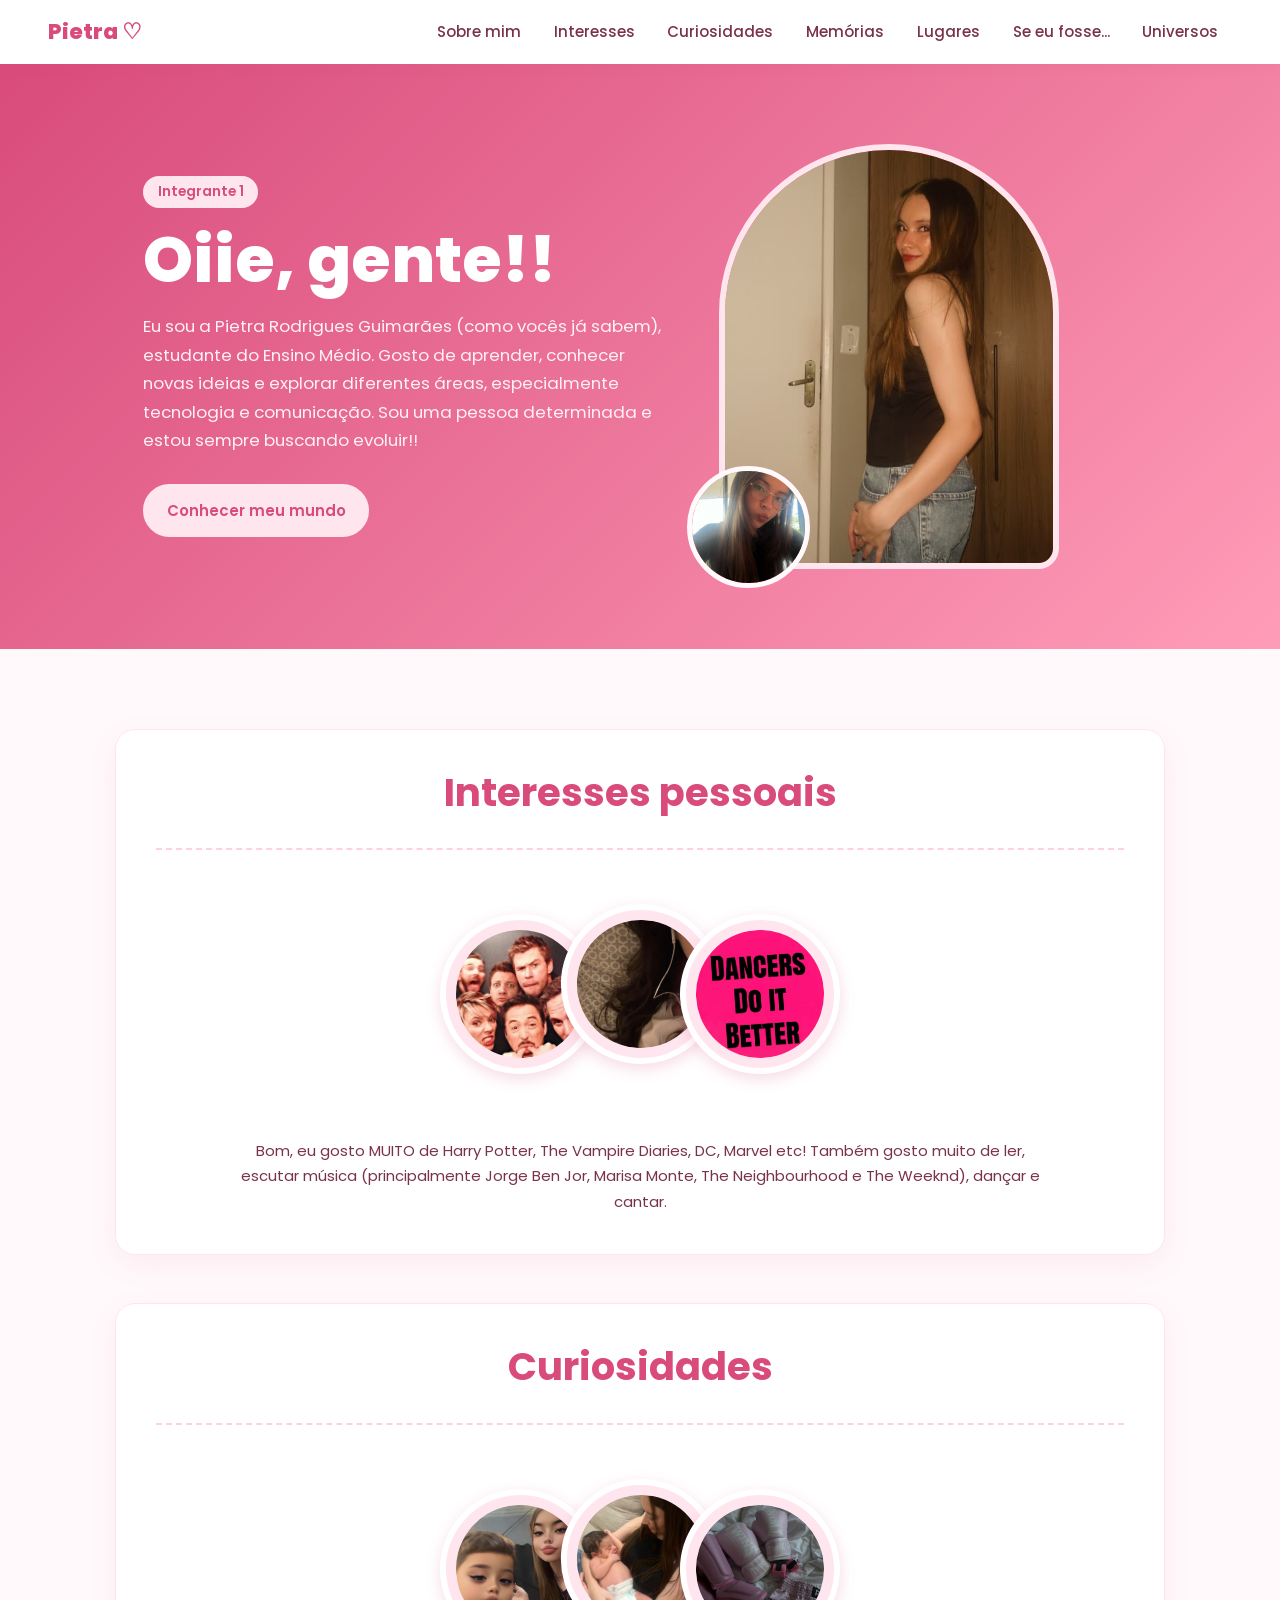
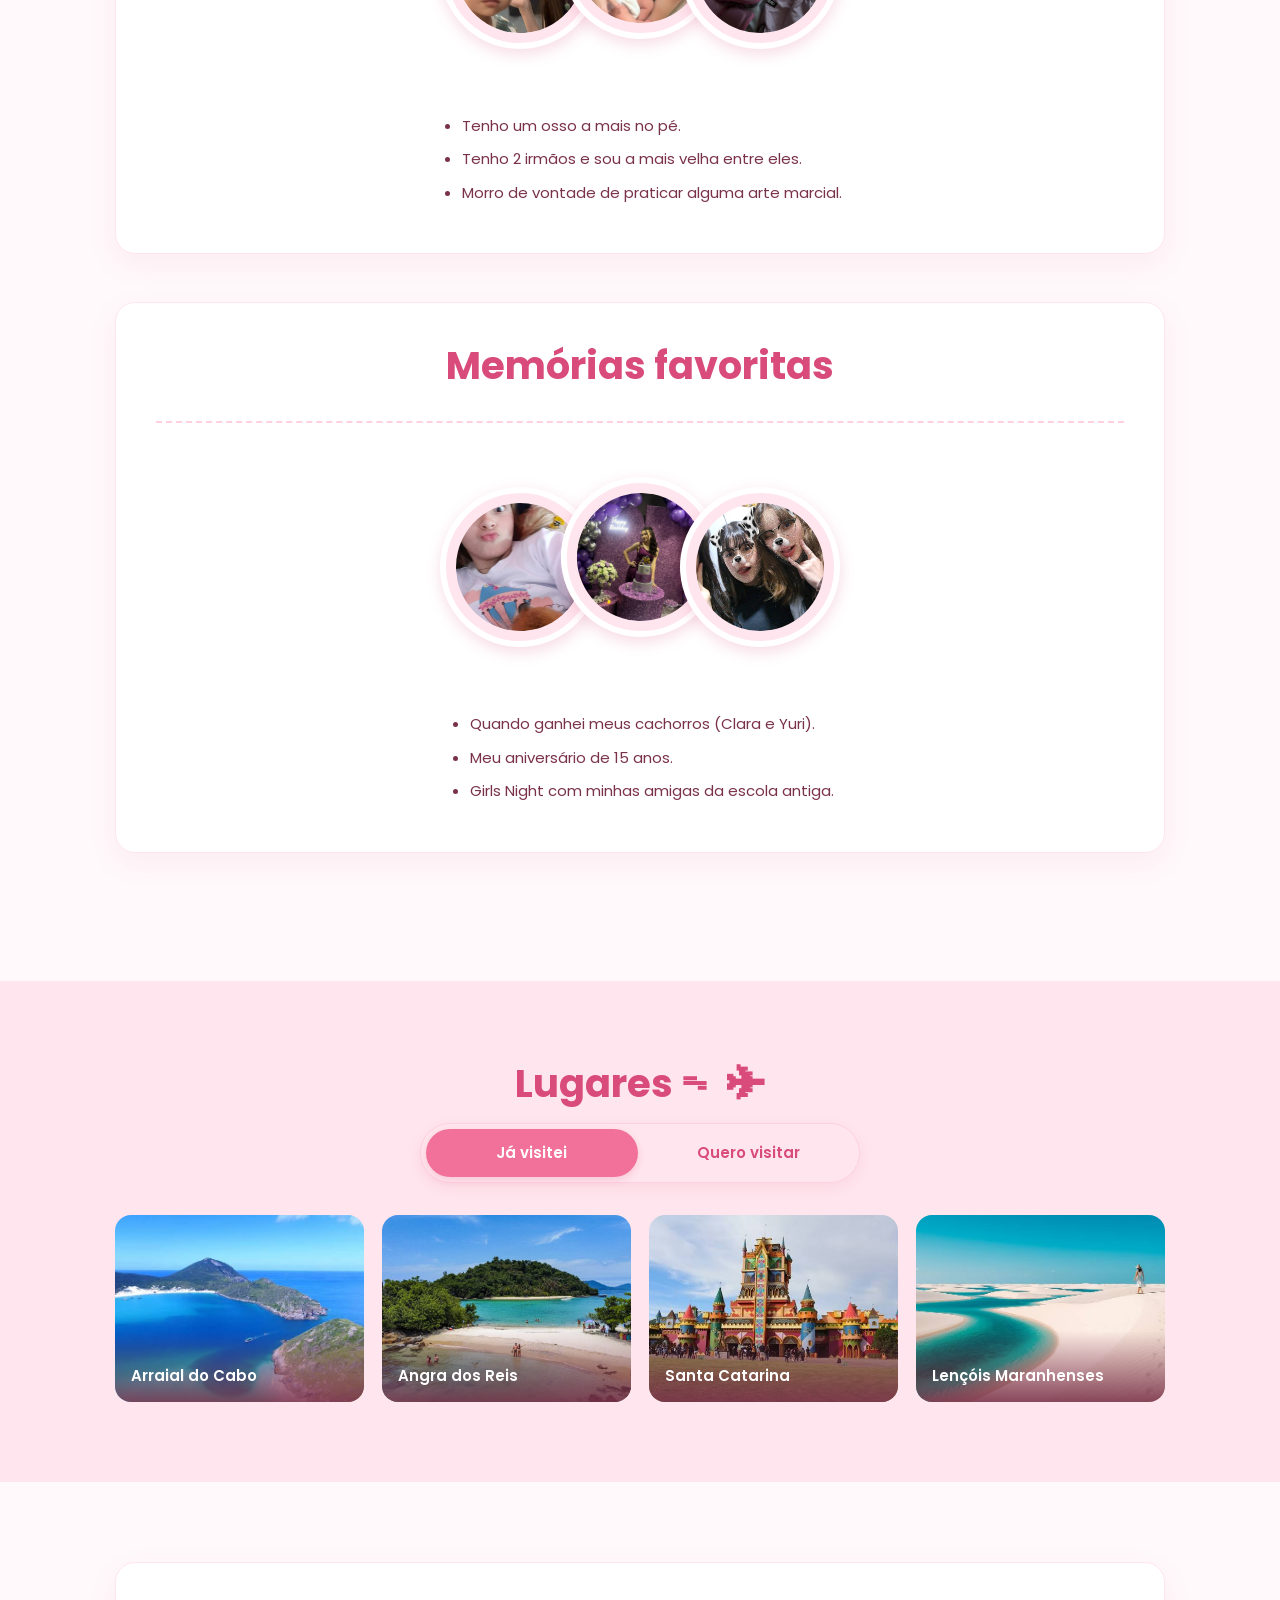
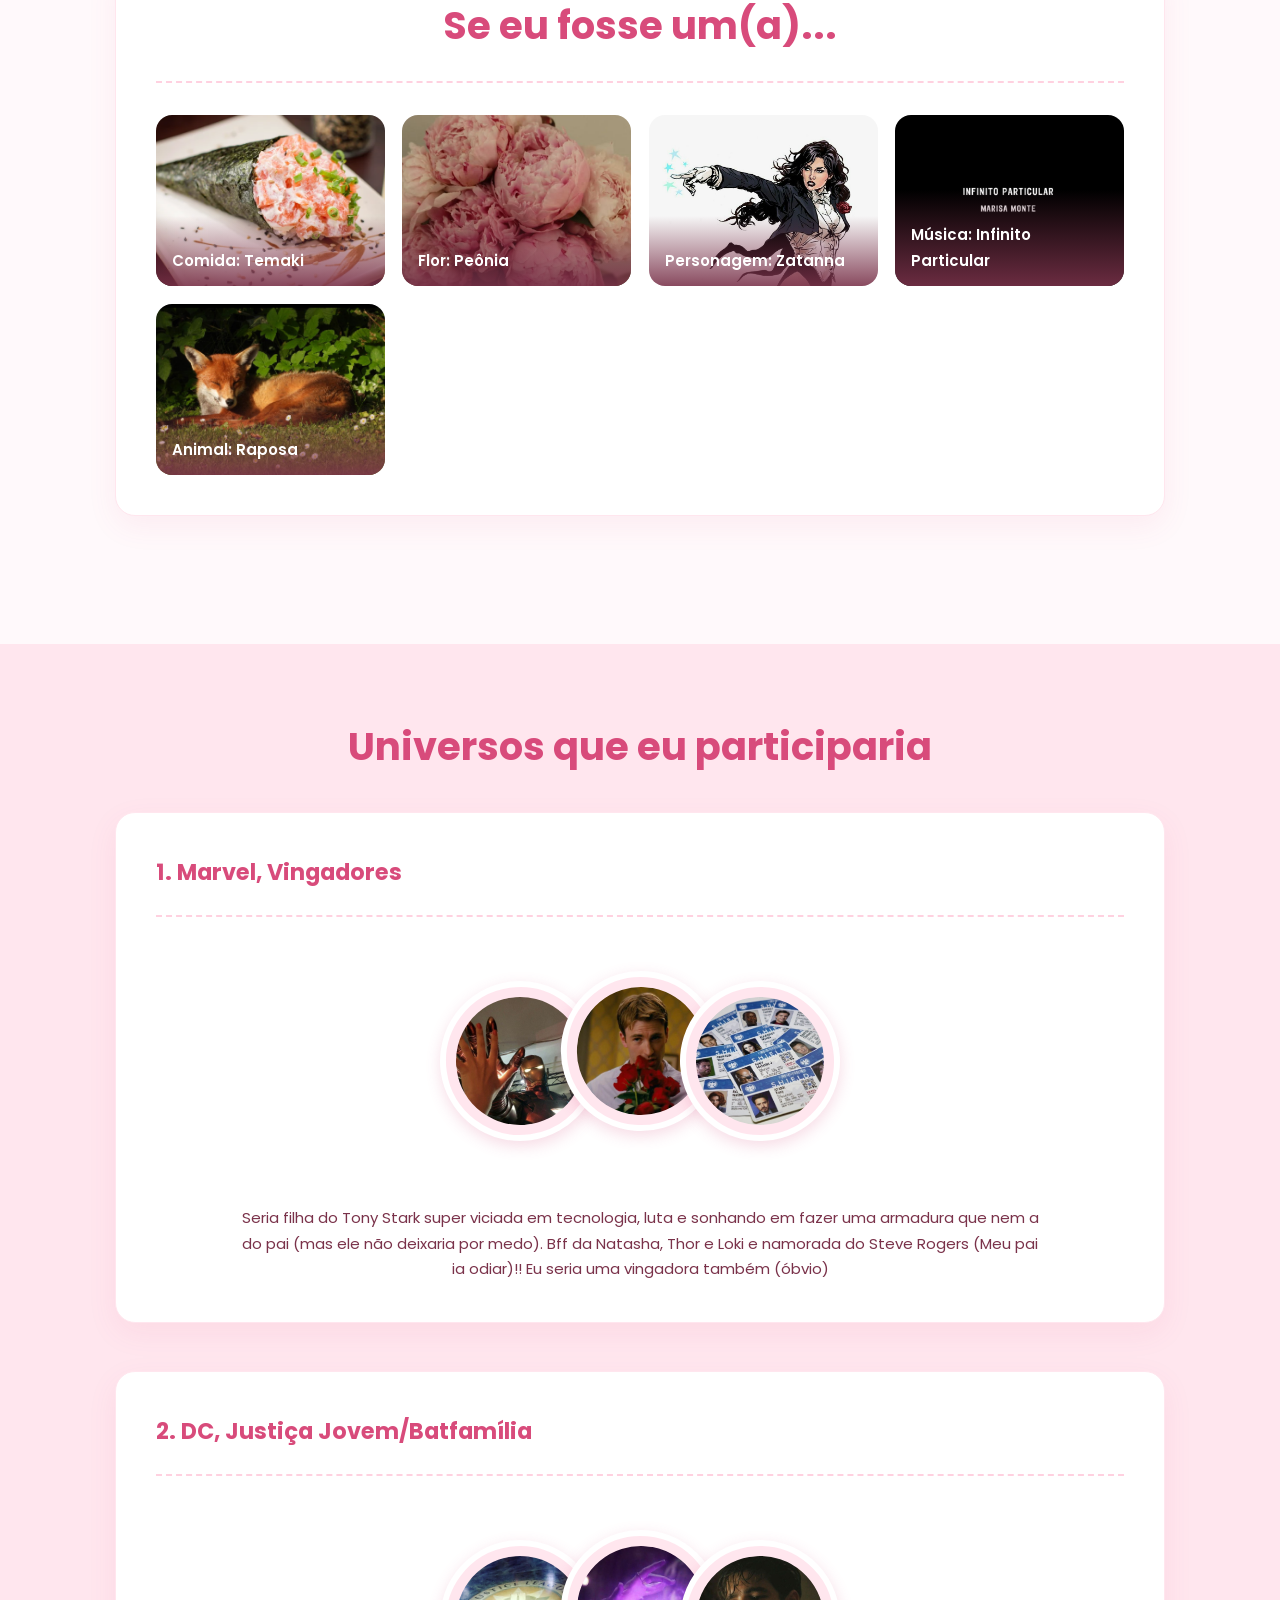
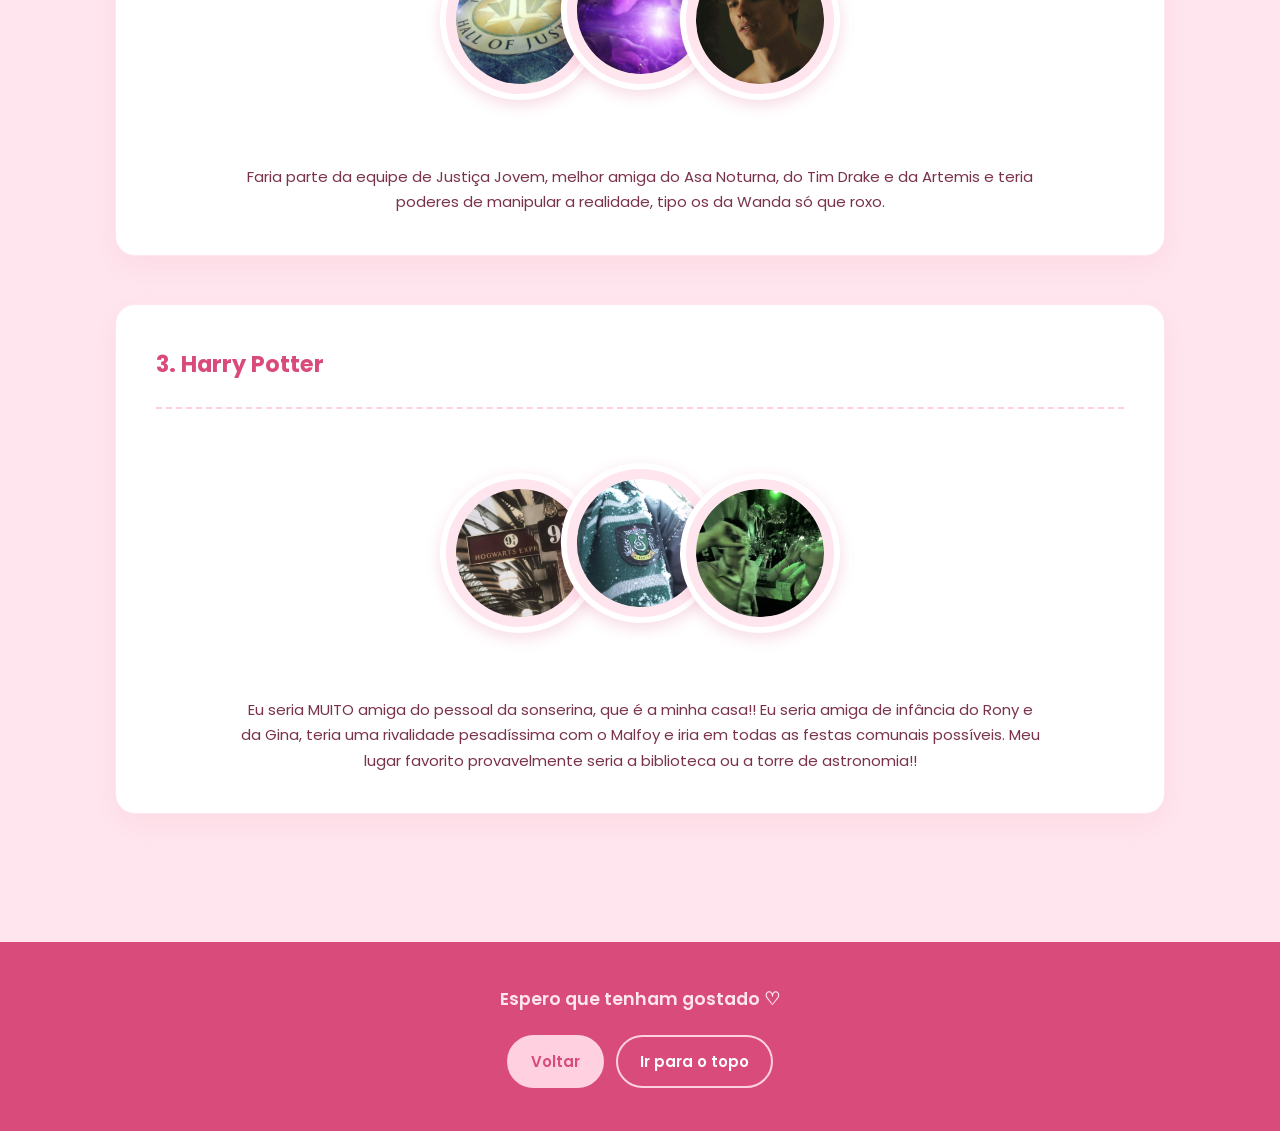
<file: pietra.html>
<!DOCTYPE html>
<html lang="pt-br">
<head>
    <meta charset="UTF-8">
    <meta name="viewport" content="width=device-width, initial-scale=1.0">
    <title>Pietra</title>
    <link rel="preconnect" href="https://fonts.googleapis.com">
    <link rel="preconnect" href="https://fonts.gstatic.com" crossorigin>
    <link href="https://fonts.googleapis.com/css2?family=Poppins:wght@400;500;600;700;800&display=swap" rel="stylesheet">
    <link rel="stylesheet" href="pietra.css">
</head>

<body>
<header class="topo">
    <a class="marca" href="#inicio">Pietra ♡</a>
    <nav aria-label="Seções da página">
        <a href="#inicio">Sobre mim</a>
        <a href="#interesses">Interesses</a>
        <a href="#curiosidades">Curiosidades</a>
        <a href="#memorias">Memórias</a>
        <a href="#lugares">Lugares</a>
        <a href="#se-fosse">Se eu fosse...</a>
        <a href="#universos">Universos</a>
    </nav>
</header>
 
<main>
 
    <!-- SOBRE MIM (Hero) -->
    <section class="hero" id="inicio">
        <div class="hero-texto">
            <p class="selo">Integrante 1</p>
            <h1>Oiie, gente!!</h1>
            <p class="lead">Eu sou a Pietra Rodrigues Guimarães (como vocês já sabem), estudante do Ensino Médio. Gosto de aprender, conhecer novas ideias e explorar diferentes áreas, especialmente tecnologia e comunicação. Sou uma pessoa determinada e estou sempre buscando evoluir!!</p>
            <div class="botoes">
                <a class="btn" href="#interesses">Conhecer meu mundo</a>
            </div>
        </div>
        <div class="hero-fotos">
            <img class="foto-arco" src="imagens_pie/eu linda.png" alt="Foto da Pietra">
            <img class="foto-bebe" src="imagens_pie/eu linda dnv.jpg" alt="Foto sec da Pietra">
        </div>
    </section>
 
    <!-- INTERESSES, CURIOSIDADES E MEMÓRIAS -->
    <section id="interesses">
        <div class="container">
            <!-- Interesses Pessoais -->
            <div class="bloco-conteudo">
                <div class="bloco-header">
                    <h2>Interesses pessoais</h2>
                </div>
                <div class="bloco-flex">
                    <div class="galeria-criativa">
                        <img class="foto-redonda" src="imagens_pie/vingadores.jpg" alt="Foto Vingadores">
                        <img class="foto-redonda" src="imagens_pie/fonesss.jpg" alt="Foto fone">
                        <img class="foto-redonda" src="imagens_pie/danceee.jpg" alt="Foto de Dança">
                    </div>
                    <div class="texto-conteudo">
                        <p>Bom, eu gosto MUITO de Harry Potter, The Vampire Diaries, DC, Marvel etc! Também gosto muito de ler, escutar música (principalmente Jorge Ben Jor, Marisa Monte, The Neighbourhood e The Weeknd), dançar e cantar.</p>
                    </div>
                </div>
            </div>
 
            <!-- Curiosidades -->
            <div class="bloco-conteudo" id="curiosidades">
                <div class="bloco-header">
                    <h2>Curiosidades</h2>
                </div>
                <div class="bloco-flex">
                    <div class="galeria-criativa">
                        <img class="foto-redonda" src="imagens_pie/eu e dan.jpg" alt="Foto Dan e Pipa">
                        <img class="foto-redonda" src="imagens_pie/eu e rafa.jpg" alt="Foto Rafa e Pipa">
                        <img class="foto-redonda" src="imagens_pie/muay thai.jpg" alt="Foto Muay Thai">
                    </div>
                    <div class="texto-conteudo">
                        <ul>
                            <li>Tenho um osso a mais no pé.</li>
                            <li>Tenho 2 irmãos e sou a mais velha entre eles.</li>
                            <li>Morro de vontade de praticar alguma arte marcial.</li>
                        </ul>
                    </div>
                </div>
            </div>
 
            <!-- Memórias Favoritas -->
            <div class="bloco-conteudo" id="memorias">
                <div class="bloco-header">
                    <h2>Memórias favoritas</h2>
                </div>
                <div class="bloco-flex">
                    <div class="galeria-criativa">
                        <img class="foto-redonda" src="imagens_pie/yuri e clara.jpg" alt="Foto dos meus cachorros">
                        <img class="foto-redonda" src="imagens_pie/15 anos.jpg" alt="Foto XV">
                        <img class="foto-redonda" src="imagens_pie/eu e nav.jpg" alt="Foto girls night">
                    </div>
                    <div class="texto-conteudo">
                        <ul>
                            <li>Quando ganhei meus cachorros (Clara e Yuri).</li>
                            <li>Meu aniversário de 15 anos.</li>
                            <li>Girls Night com minhas amigas da escola antiga.</li>
                        </ul>
                    </div>
                </div>
            </div>
        </div>
    </section>
 
    <!-- LUGARES -->
    <section id="lugares" class="faixa">
        <div class="container">
            <h2>Lugares ᯓ ✈︎</h2>
            <div class="abas">
                <input type="radio" name="aba" id="aba-visitei" checked>
                <input type="radio" name="aba" id="aba-quero">
 
                <div class="abas-botoes">
                    <label for="aba-visitei">Já visitei</label>
                    <label for="aba-quero">Quero visitar</label>
                </div>
 
                <!-- PAINEL JÁ VISITEI -->
                <div class="painel p-visitei">
                    <a class="lugar" href="https://pt.wikipedia.org/wiki/Arraial_do_Cabo" target="_blank" rel="noopener">
                        <img src="imagens_pie/arraial do cabo.jpg" alt="Arraial do Cabo">
                        <div class="lugar-img-placeholder">Arraial do Cabo</div>
                        <span>Arraial do Cabo</span>
                    </a>
                    <a class="lugar" href="https://pt.wikipedia.org/wiki/Angra_dos_Reis" target="_blank" rel="noopener">
                        <img src="imagens_pie/angra.jpg" alt="Angra dos Reis">
                        <div class="lugar-img-placeholder">Angra dos Reis</div>
                        <span>Angra dos Reis</span>
                    </a>
                    <a class="lugar" href="https://pt.wikipedia.org/wiki/Santa_Catarina" target="_blank" rel="noopener">
                        <img src="imagens_pie/beto carrero.jpg" alt="Beto Carrero">
                        <div class="lugar-img-placeholder">Santa Catarina</div>
                        <span>Santa Catarina</span>
                    </a>
                    <a class="lugar" href="https://pt.wikipedia.org/wiki/Parque_Nacional_dos_Len%C3%A7%C3%B3is_Maranhenses" target="_blank" rel="noopener">
                        <img src="imagens_pie/lençóis.jpg" alt="Lençóis Maranhenses">
                        <div class="lugar-img-placeholder">Lençóis Maranhenses</div>
                        <span>Lençóis Maranhenses</span>
                    </a>
                </div>
 
                <!-- PAINEL QUERO VISITAR -->
                <div class="painel p-quero">
                    <a class="lugar" href="https://pt.wikipedia.org/wiki/Paris" target="_blank" rel="noopener">
                        <img src="imagens_pie/paris.jpg" alt="Paris">
                        <div class="lugar-img-placeholder">Paris</div>
                        <span>Paris</span>
                    </a>
                    <a class="lugar" href="https://pt.wikipedia.org/wiki/Londres" target="_blank" rel="noopener">
                        <img src="imagens_pie/londres.jpg" alt="Londres">
                        <div class="lugar-img-placeholder">Londres</div>
                        <span>Londres</span>
                    </a>
                    <a class="lugar" href="https://pt.wikipedia.org/wiki/Roma" target="_blank" rel="noopener">
                        <img src="imagens_pie/roma.jpg" alt="Roma">
                        <div class="lugar-img-placeholder">Roma</div>
                        <span>Roma</span>
                    </a>
                    <a class="lugar" href="https://pt.wikipedia.org/wiki/Los_Angeles" target="_blank" rel="noopener">
                        <img src="imagens_pie/los angeles.jpg" alt="Los Angeles">
                        <div class="lugar-img-placeholder">Los Angeles</div>
                        <span>Los Angeles</span>
                    </a>
                    <a class="lugar" href="https://pt.wikipedia.org/wiki/Cairo" target="_blank" rel="noopener">
                        <img src="imagens_pie/cairo.jpg" alt="Cairo">
                        <div class="lugar-img-placeholder">Cairo</div>
                        <span>Cairo</span>
                    </a>
                </div>
            </div>
        </div>
    </section>
 
    <!-- SE EU FOSSE... -->
    <section id="se-fosse">
        <div class="container">
            <div class="bloco-conteudo">
                <div class="bloco-header">
                    <h2>Se eu fosse um(a)...</h2>
                </div>
               
                <div class="painel grid-ativo">
                    <a class="lugar" href="#se-fosse">
                        <img class="lugar-img-placeholder" src="imagens_pie/temaki.jpg" alt="Temaki">
                        <span>Comida: Temaki</span>
                    </a>
                    <a class="lugar" href="#se-fosse">
                        <img class="lugar-img-placeholder" src="imagens_pie/peonias.jpg" alt="Peônias">
                        <span>Flor: Peônia</span>
                    </a>
                    <a class="lugar" href="#se-fosse">
                        <img class="lugar-img-placeholder" src="imagens_pie/zatanna.jpg" alt="Zatanna">
                        <span>Personagem: Zatanna</span>
                    </a>
                    <a class="lugar" href="#se-fosse">
                        <img class="lugar-img-placeholder" src="imagens_pie/infinito particular.jpg" alt="Infinito Particular">
                        <span>Música: Infinito Particular</span>
                    </a>
                    <a class="lugar" href="#se-fosse">
                        <img class="lugar-img-placeholder" src="imagens_pie/raposa.jpg" alt="Raposa">
                        <span>Animal: Raposa</span>
                    </a>
                </div>
            </div>
        </div>
    </section>
 
    <!-- UNIVERSOS QUE EU PARTICIPARIA -->
    <section id="universos" class="faixa">
        <div class="container">
            <h2>Universos que eu participaria</h2>
            <br>
            <!-- UNIVERSO 1 -->
            <div class="bloco-conteudo">
                <div class="bloco-header">
                    <h3>1. Marvel, Vingadores</h3>
                </div>
                <div class="bloco-flex">
                    <div class="galeria-criativa">
                        <img class="foto-redonda" src="imagens_pie/iron man.jpg" alt="Foto Homem de Ferro">
                        <img class="foto-redonda" src="imagens_pie/steve rogers.jpg" alt="Steve Rogers">
                        <img class="foto-redonda" src="imagens_pie/marvel shield.jpg" alt="Cartões Shield">
                    </div>
                    <div class="texto-conteudo">
                        <p>Seria filha do Tony Stark super viciada em tecnologia, luta e sonhando em fazer uma armadura que nem a do pai (mas ele não deixaria por medo). Bff da Natasha, Thor e Loki e namorada do Steve Rogers (Meu pai ia odiar)!! Eu seria uma vingadora também (óbvio)</p>
                    </div>
                </div>
            </div>
 
            <!-- UNIVERSO 2 -->
            <div class="bloco-conteudo">
                <div class="bloco-header">
                    <h3>2. DC, Justiça Jovem/Batfamília</h3>
                </div>
                <div class="bloco-flex">
                    <div class="galeria-criativa">
                        <img class="foto-redonda" src="imagens_pie/hall of justice.jpg" alt="Hall da Justiça">
                        <img class="foto-redonda" src="imagens_pie/poderes.jpg" alt="Poderes Roxos">
                        <img class="foto-redonda" src="imagens_pie/asa noturna.jpg" alt="Asa Noturna">
                    </div>
                    <div class="texto-conteudo">
                        <p>Faria parte da equipe de Justiça Jovem, melhor amiga do Asa Noturna, do Tim Drake e da Artemis e teria poderes de manipular a realidade, tipo os da Wanda só que roxo.</p>
                    </div>
                </div>
            </div>
 
            <!-- UNIVERSO 3 -->
            <div class="bloco-conteudo">
                <div class="bloco-header">
                    <h3>3. Harry Potter</h3>
                </div>
                <div class="bloco-flex">
                    <div class="galeria-criativa">
                        <img class="foto-redonda" src="imagens_pie/hogwarts express.jpg" alt="Hogwarts Express">
                        <img class="foto-redonda" src="imagens_pie/slytherin.jpg" alt="Slytherin Girl">
                        <img class="foto-redonda" src="imagens_pie/slytherin party.jpg" alt="Slytherin Party">
                    </div>
                    <div class="texto-conteudo">
                        <p>Eu seria MUITO amiga do pessoal da sonserina, que é a minha casa!! Eu seria amiga de infância do Rony e da Gina, teria uma rivalidade pesadíssima com o Malfoy e iria em todas as festas comunais possíveis. Meu lugar favorito provavelmente seria a biblioteca ou a torre de astronomia!!</p>
                    </div>
                </div>
            </div>
        </div>
    </section>
 
</main>
 
<footer class="rodape">
    <p>Espero que tenham gostado ♡</p>
    <div class="botoes">
        <a class="btn" href="index.html">Voltar</a>
        <a class="btn btn-claro" href="#inicio">Ir para o topo</a>
    </div>
</footer>
 
</body>
</html>
</file>
<file: style.css>
:root {
  --rosa: #f27aa9;
  --azul: #5aa7f2;
  --verde: #4cc88a;
  --texto: #2b2b3a;
  --fundo: #fdf8ff;
}

* {
  box-sizing: border-box;
  margin: 0;
  padding: 0;
}

body {
  font-family: "Poppins", Arial, sans-serif;
  background-color: var(--fundo);
  color: var(--texto);
  line-height: 1.6;
}

/* topo */
.topo {
  display: flex;
  justify-content: space-between;
  align-items: center;
  padding: 18px 40px;
  background-color: #fff;
  border-bottom: 5px solid var(--rosa);
  border-image: linear-gradient(to right, var(--rosa) 33%, var(--azul) 33% 66%, var(--verde) 66%) 1;
}

.topo h1 {
  font-size: 1.6rem;
}

.topo nav {
  display: flex;
  gap: 10px;
}

.topo nav a {
  text-decoration: none;
  color: var(--texto);
  font-weight: 600;
  padding: 6px 14px;
  border-radius: 20px;
}

.topo nav a:nth-child(1):hover { background-color: var(--rosa); color: #fff; }
.topo nav a:nth-child(2):hover { background-color: var(--azul); color: #fff; }
.topo nav a:nth-child(3):hover { background-color: var(--verde); color: #fff; }

/* apresentação */
main {
  max-width: 1000px;
  margin: 0 auto;
  padding: 50px 20px;
}

.apresentacao {
  display: flex;
  align-items: center;
  gap: 40px;
}

.apresentacao img {
  width: 340px;
  max-width: 100%;
  border-radius: 20px;
  border: 6px solid #fff;
  box-shadow: 0 6px 18px rgba(0, 0, 0, 0.15);
}

.texto h2 {
  font-size: 2rem;
  line-height: 1.25;
  margin-bottom: 14px;
}

.texto p {
  margin-bottom: 10px;
  font-size: 1.05rem;
}

/* cards */
.integrantes {
  display: flex;
  gap: 20px;
  margin-top: 60px;
}

.card {
  flex: 1;
  padding: 50px 20px;
  border-radius: 20px;
  text-align: center;
  text-decoration: none;
  color: #fff;
  transition: transform 0.2s, box-shadow 0.2s;
}

.card:hover {
  transform: translateY(-8px);
  box-shadow: 0 10px 20px rgba(0, 0, 0, 0.2);
}

.card h3 {
  font-size: 2rem;
}

.card.rosa  { background-color: var(--rosa); }
.card.azul  { background-color: var(--azul); }
.card.verde { background-color: var(--verde); }

/* rodapé */
footer {
  text-align: center;
  padding: 25px;
  background-color: #fff;
  font-size: 0.9rem;
}

/* celular */
@media (max-width: 760px) {
  .topo {
    flex-direction: column;
    gap: 10px;
    padding: 16px;
  }

  .apresentacao {
    flex-direction: column;
    text-align: center;
  }

  .integrantes {
    flex-direction: column;
  }

  .card {
    padding: 30px 20px;
  }
}
</file>
<file: malu.css>
/* ===== Cores e configurações gerais ===== */
:root {
    --verde-escuro: #448664;
    --verde: #2b8152;
    --verde-medio: #70e49e;
    --verde-claro: #d9f9e6;
    --fundo: #f3fff8;
    --branco: #ffffff;
    --texto: #0f5636;
    --detalhe: #b4f0d0;
}

* {
    box-sizing: border-box;
    margin: 0;
    padding: 0;
}

html {
    scroll-behavior: smooth;
    scroll-padding-top: 85px;
}

body {
    font-family: "Poppins", sans-serif;
    font-size: 15px;
    line-height: 1.7;
    color: var(--texto);
    background: var(--fundo);
}

img {
    display: block;
    max-width: 100%;
}

a {
    color: inherit;
}

:focus-visible {
    outline: 3px solid var(--verde);
    outline-offset: 3px;
}

/* ===== Menu do topo ===== */
.topo {
    position: sticky;
    top: 0;
    z-index: 10;
    display: flex;
    justify-content: space-between;
    align-items: center;
    gap: 1rem;
    flex-wrap: wrap;
    padding: .8rem clamp(1rem, 5vw, 3rem);
    background: rgba(10, 94, 52, 0.96);
    box-shadow: 0 3px 12px rgba(36, 75, 58, .10);
}

.marca {
    font-weight: 800;
    font-size: 1.35rem;
    color: var(--branco);
    text-decoration: none;
}

.topo nav {
    display: flex;
    gap: .35rem;
    flex-wrap: wrap;
}

.topo nav a {
    color: #F0FFED;
    text-decoration: none;
    font-weight: 500;
    padding: .4rem .85rem;
    border-radius: 999px;
    transition: background .2s, color .2s;
}

.topo nav a:hover {
    background: var(--verde-claro);
    color: var(--verde-escuro);
}

/* ===== Estrutura das seções ===== */
section {
    padding: clamp(3rem, 7vw, 5rem) clamp(1rem, 6vw, 4rem);
}

section > * {
    max-width: 1050px;
    margin-left: auto;
    margin-right: auto;
}

h2 {
    color: var(--verde-escuro);
    font-size: clamp(1.8rem, 4vw, 2.4rem);
    line-height: 1.2;
    margin-bottom: 1rem;
    font-weight: 700;
}

h3 {
    color: var(--verde-escuro);
    font-size: 1.15rem;
    margin-bottom: .35rem;
}

.intro {
    max-width: 85ch;
    margin-bottom: 2rem;
}

.faixa {
    background: var(--verde-claro);
}

/* ===== Botões ===== */
.botoes {
    display: flex;
    gap: .8rem;
    flex-wrap: wrap;
}

.btn {
    display: inline-block;
    text-decoration: none;
    font-weight: 600;
    padding: .75rem 1.35rem;
    border-radius: 999px;
    background: var(--verde);
    color: var(--branco);
    border: 2px solid var(--verde);
    transition: transform .15s, background .2s, color .2s;
}

.btn:hover {
    background: var(--verde-escuro);
    border-color: var(--verde-escuro);
    transform: translateY(-2px);
}

.btn:active {
    transform: translateY(0);
}

.btn-claro {
    background: transparent;
    color: var(--branco);
    border-color: #DDF9D9;
}

.btn-claro:hover {
    background: var(--branco);
    color: var(--verde-escuro);
    border-color: var(--branco);
}

/* ===== Apresentação inicial ===== */
.hero {
    display: grid;
    grid-template-columns: 1.1fr .9fr;
    align-items: center;
    gap: 3rem;
    max-width: none;
    background: linear-gradient(135deg, var(--verde-escuro), #527b5b);
    color: var(--branco);
    min-height: 470px;
}

.hero > * {
    margin: 0;
    max-width: none;
}

.hero-texto {
    max-width: 560px;
    margin-left: auto;
}

.selo {
    display: inline-block;
    font-weight: 600;
    font-size: .85rem;
    background: #DDF9D9;
    color: var(--verde-escuro);
    padding: .3rem .9rem;
    border-radius: 999px;
    margin-bottom: 1rem;
}

.hero h1 {
    font-size: clamp(2.4rem, 6vw, 4rem);
    font-weight: 800;
    line-height: 1.12;
    margin-bottom: 1rem;
}

.lead {
    font-size: 1.05rem;
    color: #E8FFE5;
    margin-bottom: 1.8rem;
    max-width: 48ch;
}

.hero .btn {
    background: #DDF9D9;
    border-color: #DDF9D9;
    color: var(--verde-escuro);
}

.hero .btn:hover {
    background: var(--branco);
    border-color: var(--branco);
}

.hero-fotos {
    position: relative;
    width: min(100%, 340px);
    margin-right: auto;
}

.foto-arco {
    width: 100%;
    aspect-ratio: 4 / 5;
    object-fit: cover;
    border-radius: 180px 180px 22px 22px;
    border: 6px solid #DDF9D9;
}

.foto-bebe {
    position: absolute;
    left: -2rem;
    bottom: -1.2rem;
    width: 36%;
    aspect-ratio: 1;
    object-fit: cover;
    border-radius: 50%;
    border: 5px solid var(--fundo);
    transition: transform .3s;
}

.foto-bebe:hover {
    transform: scale(1.12) rotate(-4deg);
}

/* ===== Sobre mim ===== */
#sobre h2 {
    text-align: left;
}

#sobre .intro {
    max-width: 1050px;
    margin: 0 auto 2rem;
}

.historias {
    display: grid;
    grid-template-columns: repeat(2, 1fr);
    gap: 1.3rem;
}

.historia {
    display: flex;
    flex-direction: column;
    background: var(--branco);
    border-radius: 16px;
    overflow: hidden;
    border: 1px solid #D5EFD1;
    transition: transform .2s, box-shadow .2s;
}

.historia:hover {
    transform: translateY(-4px);
    box-shadow: 0 9px 22px rgba(36, 75, 58, .12);
}

.historia img {
    width: 100%;
    height: 450px;
    object-fit: cover;
    object-position: center;
    display: block;
}

.historia div {
    padding: 1.2rem 1.4rem 1.5rem;
}

.historia p {
    color: var(--texto);
}

/* ===== Curiosidades ===== */
.curiosidades {
    list-style: none;
    display: grid;
    grid-template-columns: repeat(auto-fit, minmax(230px, 1fr));
    gap: 1rem;
}

.curiosidades li {
    display: flex;
    align-items: center;
    gap: .8rem;
    background: var(--fundo);
    border: 1px solid #D5EFD1;
    border-radius: 15px;
    padding: 1rem 1.1rem;
    font-weight: 500;
    transition: transform .2s, background .2s;
}

.curiosidades li:hover {
    transform: translateY(-3px);
    background: var(--branco);
}

.curiosidades span {
    font-size: 1.5rem;
    line-height: 1;
}

/* fitinha no topo de cada bilhete */
.curiosidades li::before {
    content: "";
    position: absolute;
    top: -9px;
    left: 50%;
    width: 64px;
    height: 18px;
    margin-left: -32px;
    background: rgba(42, 170, 132, 0.65);
    transform: rotate(-3deg);
}

.curiosidades li:nth-child(odd)  { transform: rotate(-1deg); }
.curiosidades li:nth-child(even) { transform: rotate(1deg); }

.curiosidades li:hover {
    transform: rotate(0) translateY(-3px);
}

/* Memórias favoritas - página da Malu (mesmas cores do malu.css) */

.memorias {
  --m-verde-escuro: #085c33;
  --m-verde: #2b8157;
  --m-verde-claro: #ddf9d9;
  --m-borda: #d5efd1;

  max-width: none;
  padding: clamp(3rem, 7vw, 5rem) clamp(1rem, 6vw, 4rem);
  background: #ffffff;
  color: var(--m-verde-escuro);
  font-family: "Poppins", sans-serif;
  line-height: 1.7;
}

.memorias * {
  box-sizing: border-box;
}

/* título e frase de introdução */
.memorias > h2,
.memorias > .memorias-intro,
.memorias > .memorias-grade {
  max-width: 1050px;
  margin-left: auto;
  margin-right: auto;
}

.memorias > h2 {
  font-size: clamp(1.8rem, 4vw, 2.4rem);
  font-weight: 700;
  line-height: 1.2;
  margin-top: 0;
  margin-bottom: 1rem;
  color: var(--m-verde-escuro);
}

.memorias > .memorias-intro {
  margin-top: 0;
  margin-bottom: 2rem;
  max-width: 1050px;
}

/* grade das fotos */
.memorias-grade {
  display: grid;
  grid-template-columns: repeat(auto-fill, minmax(230px, 1fr));
  gap: 2.2rem 1.6rem;
  padding-top: 0.5rem;
}

/* cada foto estilo polaroid */
.polaroid {
  margin: 0;
  padding: 0.8rem 0.8rem 1.2rem;
  background: #ffffff;
  border: 1px solid var(--m-borda);
  border-radius: 8px;
  box-shadow: 0 6px 16px rgba(36, 75, 58, 0.14);
  transition: transform 0.25s, box-shadow 0.25s;
}

.polaroid img {
  display: block;
  width: 100%;
  aspect-ratio: 1 / 1;
  object-fit: cover;
  border-radius: 4px;
  background: var(--m-verde-claro);
}

.polaroid figcaption {
  padding-top: 0.9rem;
  text-align: center;
}

.polaroid h3 {
  margin: 0 0 0.25rem;
  font-size: 1.05rem;
  color: var(--m-verde-escuro);
}

.polaroid p {
  margin: 0;
  font-size: 0.9rem;
  line-height: 1.5;
}

/* cada foto com uma inclinação diferente */
.polaroid:nth-child(3n + 1) { transform: rotate(-2deg); }
.polaroid:nth-child(3n + 2) { transform: rotate(1.5deg); }
.polaroid:nth-child(3n)     { transform: rotate(-0.8deg); }

.polaroid:hover {
  transform: rotate(0) scale(1.05);
  box-shadow: 0 14px 28px rgba(36, 75, 58, 0.22);
  position: relative;
  z-index: 2;
}

/* ===== Livros ===== */
.livros {
    list-style: none;
    counter-reset: livro;
    display: grid;
    grid-template-columns: repeat(auto-fit, minmax(150px, 1fr));
    gap: 1.4rem;
}

.livros li {
    counter-increment: livro;
    position: relative;
}

.livros li::before {
    content: counter(livro);
    position: absolute;
    top: -.65rem;
    left: -.45rem;
    z-index: 2;
    width: 2.2rem;
    height: 2.2rem;
    display: grid;
    place-items: center;
    background: var(--verde);
    color: var(--branco);
    font-weight: 700;
    border-radius: 50%;
}

.livros a {
    display: block;
    text-decoration: none;
    text-align: center;
    font-weight: 600;
}

.livros img {
    width: 100%;
    aspect-ratio: 2 / 3;
    object-fit: cover;
    border-radius: 9px;
    margin-bottom: .7rem;
    box-shadow: 0 6px 15px rgba(36, 75, 58, .17);
    transition: transform .25s, box-shadow .25s;
}

.livros a:hover img {
    transform: translateY(-6px) rotate(-1deg);
    box-shadow: 0 12px 22px rgba(36, 75, 58, .22);
}

/* ===== Lugares: abas ===== */
.abas {
    width: 100%;
    display: flex;
    flex-direction: column;
    align-items: center;
}

.abas input {
    position: absolute;
    opacity: 0;
    pointer-events: none;
}

.abas-botoes {
    display: flex;
    align-items: center;
    width: min(100%, 440px);
    padding: 5px;
    gap: 5px;
    margin-bottom: 2rem;
    background: #DDF9D9;
    border: 1px solid #B8EAB3;
    border-radius: 999px;
    box-shadow: 0 5px 16px rgba(36, 75, 58, .10);
}

.abas-botoes label {
    flex: 1;
    text-align: center;
    cursor: pointer;
    padding: .7rem .8rem;
    border-radius: 999px;
    color: var(--verde-escuro);
    font-weight: 600;
    transition: background .3s, color .3s, box-shadow .3s;
}

.abas-botoes label:hover {
    color: var(--verde);
}

#aba-quero:checked ~ .abas-botoes label[for="aba-quero"],
#aba-conheco:checked ~ .abas-botoes label[for="aba-conheco"] {
    background: var(--verde);
    color: var(--branco);
    box-shadow: 0 3px 9px rgba(36, 75, 58, .16);
}

#aba-quero:focus-visible ~ .abas-botoes label[for="aba-quero"],
#aba-conheco:focus-visible ~ .abas-botoes label[for="aba-conheco"] {
    outline: 3px solid var(--verde);
    outline-offset: 3px;
}

.painel {
    display: none;
    width: 100%;
    grid-template-columns: repeat(3, 1fr);
    gap: 1.1rem;
}
 
.grid-ativo {
    display: grid !important;
    width: 100%;
    grid-template-columns: repeat(3, 1fr);
    gap: 1.1rem;
}

.bloco-conteudo {
    background: var(--branco);
    border-radius: 20px;
    padding: 2.5rem;
    margin-bottom: 3rem;
    box-shadow: 0 10px 30px rgba(75, 216, 162, 0.08);
    border: 1px solid var(--verde-claro);
    display: flex;
    flex-direction: column;
    gap: 2rem;
}
 
.bloco-header {
    border-bottom: 2px dashed var(--detalhe);
    padding-bottom: 1rem;
}


#aba-quero:checked ~ .p-quero,
#aba-conheco:checked ~ .p-conheco {
    display: grid;
}

.lugar {
    position: relative;
    display: block;
    overflow: hidden;
    aspect-ratio: 4 / 3;
    border-radius: 16px;
    text-decoration: none;
    background: var(--verde-escuro);
}

.lugar img {
    width: 100%;
    height: 100%;
    object-fit: cover;
    transition: transform .4s;
}

.lugar span {
    position: absolute;
    left: 0;
    right: 0;
    bottom: 0;
    padding: 2rem 1rem .8rem;
    background: linear-gradient(transparent, rgba(20, 48, 34, .88));
    color: var(--branco);
    font-weight: 600;
}

.lugar:hover img {
    transform: scale(1.08);
}

/* ===== Rodapé ===== */
.rodape {
    background: var(--verde-escuro);
    color: #E8FFE5;
    text-align: center;
    padding: 2.7rem 1rem;
}

.rodape p {
    font-size: 1.1rem;
    font-weight: 600;
    margin-bottom: 1.2rem;
}

.rodape .botoes {
    justify-content: center;
}

.rodape .btn {
    background: #DDF9D9;
    border-color: #DDF9D9;
    color: var(--verde-escuro);
}

.rodape .btn:hover {
    background: var(--branco);
    border-color: var(--branco);
}

.rodape .btn-claro {
    background: transparent;
    color: var(--branco);
    border-color: #DDF9D9;
}

.rodape .btn-claro:hover {
    background: var(--branco);
    color: var(--verde-escuro);
}

/* ===== Ajustes para celular ===== */

@media (max-width: 550px) {
  .memorias > .memorias-grade {
    grid-template-columns: 1fr;
    max-width: 320px;
  }
  
  .painel,
  .grid-ativo {
    grid-template-columns: 1fr;
  }
}

@media (max-width: 760px) {
    .hero {
        grid-template-columns: 1fr;
        text-align: center;
        gap: 3rem;
    }

    .hero-texto {
        margin: 0 auto;
    }

    .lead {
        margin-left: auto;
        margin-right: auto;
    }

    .hero .botoes {
        justify-content: center;
    }

    .hero-fotos {
        margin: 0 auto;
        width: min(80%, 290px);
    }

    .foto-bebe {
        left: -1rem;
    }

    .historias {
        grid-template-columns: 1fr;
    }

    .topo {
        justify-content: center;
    }

    .topo nav {
        justify-content: center;
    }
}

@media (prefers-reduced-motion: reduce) {
    html {
        scroll-behavior: auto;
    }

    * {
        transition: none !important;
    }

    .polaroid {
    transition: none;
  }
}

@media (max-width: 900px) {
    .painel,
    .grid-ativo {
        grid-template-columns: repeat(2, 1fr);
    }
}
</file>
<file: manu.css>
/* ===== Cores e configurações gerais ===== */
/* Para mudar as cores do site, edite só as variáveis abaixo */
:root {
    --azul-escuro: #1f3d5c;
    --azul: #3d7bb5;
    --azul-medio: #8fbbe3;
    --azul-claro: #e3effa;
    --fundo: #f6faff;
    --branco: #ffffff;
    --texto: #24425e;
    --detalhe: #cfe3f5;
}

* {
    box-sizing: border-box;
    margin: 0;
    padding: 0;
}

html {
    scroll-behavior: smooth;
    scroll-padding-top: 85px;
}

body {
    font-family: "Poppins", sans-serif;
    font-size: 15px;
    line-height: 1.7;
    color: var(--texto);
    background: var(--fundo);
}

img {
    display: block;
    max-width: 100%;
}

a {
    color: inherit;
}

:focus-visible {
    outline: 3px solid var(--azul);
    outline-offset: 3px;
}

/* ===== Menu do topo ===== */
.topo {
    position: sticky;
    top: 0;
    z-index: 10;
    display: flex;
    justify-content: space-between;
    align-items: center;
    gap: 1rem;
    flex-wrap: wrap;
    padding: .8rem clamp(1rem, 5vw, 3rem);
    background: rgba(31, 61, 92, 0.96);
    box-shadow: 0 3px 12px rgba(31, 61, 92, .12);
}

.marca {
    font-weight: 800;
    font-size: 1.35rem;
    color: var(--branco);
    text-decoration: none;
}

.topo nav {
    display: flex;
    gap: .2rem;
    flex-wrap: wrap;
}

.topo nav a {
    color: #eef6ff;
    text-decoration: none;
    font-weight: 500;
    font-size: .9rem;
    padding: .35rem .75rem;
    border-radius: 999px;
    transition: background .2s, color .2s;
}

.topo nav a:hover {
    background: var(--azul-claro);
    color: var(--azul-escuro);
}

/* ===== Estrutura das seções ===== */
section {
    padding: clamp(3rem, 7vw, 5rem) clamp(1rem, 6vw, 4rem);
}

section > * {
    max-width: 1050px;
    margin-left: auto;
    margin-right: auto;
}

h2 {
    color: var(--azul-escuro);
    font-size: clamp(1.8rem, 4vw, 2.4rem);
    line-height: 1.2;
    margin-bottom: 1rem;
    font-weight: 700;
}

h3 {
    color: var(--azul-escuro);
    font-size: 1.15rem;
    margin-bottom: .35rem;
}

.intro {
    max-width: 85ch;
    margin-bottom: 2rem;
}

/* seção com fundo azul clarinho */
.faixa {
    background: var(--azul-claro);
}

/* seção com fundo azul escuro */
.escura {
    background: linear-gradient(135deg, var(--azul-escuro), #4f7ea8);
    color: var(--branco);
}

.escura h2 {
    color: var(--branco);
}

.escura .intro {
    color: #e3effa;
}

/* ===== Botões ===== */
.botoes {
    display: flex;
    gap: .8rem;
    flex-wrap: wrap;
}

.btn {
    display: inline-block;
    text-decoration: none;
    font-weight: 600;
    padding: .75rem 1.35rem;
    border-radius: 999px;
    background: var(--azul);
    color: var(--branco);
    border: 2px solid var(--azul);
    transition: transform .15s, background .2s, color .2s;
}

.btn:hover {
    background: var(--azul-escuro);
    border-color: var(--azul-escuro);
    transform: translateY(-2px);
}

.btn:active {
    transform: translateY(0);
}

.btn-claro {
    background: transparent;
    color: var(--branco);
    border-color: var(--detalhe);
}

.btn-claro:hover {
    background: var(--branco);
    color: var(--azul-escuro);
    border-color: var(--branco);
}

/* ===== Apresentação inicial ===== */
.hero {
    display: grid;
    grid-template-columns: 1.1fr .9fr;
    align-items: center;
    gap: 3rem;
    max-width: none;
    background: linear-gradient(135deg, var(--azul-escuro), #4f7ea8);
    color: var(--branco);
    min-height: 470px;
}

.hero > * {
    margin: 0;
    max-width: none;
}

.hero-texto {
    max-width: 560px;
    margin-left: auto;
}

.selo {
    display: inline-block;
    font-weight: 600;
    font-size: .85rem;
    background: var(--detalhe);
    color: var(--azul-escuro);
    padding: .3rem .9rem;
    border-radius: 999px;
    margin-bottom: 1rem;
}

.hero h1 {
    font-size: clamp(2.4rem, 6vw, 4rem);
    font-weight: 800;
    line-height: 1.12;
    margin-bottom: 1rem;
}

.lead {
    font-size: 1.05rem;
    color: #e3effa;
    margin-bottom: 1.8rem;
    max-width: 48ch;
}

.hero .btn {
    background: var(--detalhe);
    border-color: var(--detalhe);
    color: var(--azul-escuro);
}

.hero .btn:hover {
    background: var(--branco);
    border-color: var(--branco);
}

.hero-fotos {
    position: relative;
    width: min(100%, 340px);
    margin-right: auto;
}

.foto-arco {
    width: 100%;
    aspect-ratio: 4 / 5;
    object-fit: cover;
    border-radius: 180px 180px 22px 22px;
    border: 6px solid var(--detalhe);
}

.foto-redonda {
    position: absolute;
    left: -2rem;
    bottom: -1.2rem;
    width: 36%;
    aspect-ratio: 1;
    object-fit: cover;
    border-radius: 50%;
    border: 5px solid var(--fundo);
    transition: transform .3s;
}

.foto-redonda:hover {
    transform: scale(1.12) rotate(-4deg);
}

/* ===== Curiosidades e lifestyle ===== */

#curiosidades h2 {
    text-align: left;
}

#curiosidades .intro {
    max-width: 1050px;
    margin: 0 auto 2rem;
}

.dica {
    font-size: .85rem;
    font-weight: 500;
    color: var(--azul);
    margin-bottom: .3rem;
}

/* faixa de fotos soltas que rola para o lado */
.fotos-soltas {
    display: flex;
    align-items: center;
    gap: 1.2rem;
    overflow-x: auto;
    padding: 1rem .6rem 1.6rem;
    scroll-snap-type: x proximity;
    scrollbar-color: var(--azul-medio) transparent;
}

.solta {
    flex: none;
    margin: 0;
    padding: 6px;
    background: var(--branco);
    border-radius: 8px;
    box-shadow: 0 6px 16px rgba(31, 61, 92, .16);
    scroll-snap-align: center;
    transition: transform .25s;
}

.solta img {
    width: 100%;
    height: 100%;
    object-fit: cover;
    border-radius: 4px;
}

/* quatro tamanhos de foto */
.solta.alta     { width: 230px; height: 330px; }
.solta.larga    { width: 340px; height: 230px; }
.solta.quadrada { width: 250px; height: 250px; }
.solta.pequena  { width: 170px; height: 170px; }

.solta:hover {
    transform: rotate(0) scale(1.03);
}

/* curiosidades em forma de bilhetinhos */
.bilhetes {
    list-style: none;
    display: grid;
    grid-template-columns: repeat(auto-fit, minmax(230px, 1fr));
    gap: 1.6rem 1.2rem;
    margin-top: 1.5rem;
}

.bilhetes li {
    position: relative;
    background: var(--branco);
    border: 1px solid var(--detalhe);
    border-radius: 6px;
    padding: 1.5rem 1.2rem 1.2rem;
    font-weight: 500;
    box-shadow: 0 4px 12px rgba(31, 61, 92, .10);
    transition: transform .2s;
}

/* fitinha no topo de cada bilhete */
.bilhetes li::before {
    content: "";
    position: absolute;
    top: -9px;
    left: 50%;
    width: 64px;
    height: 18px;
    margin-left: -32px;
    background: rgba(143, 187, 227, .65);
    transform: rotate(-3deg);
}

.bilhetes li:nth-child(odd)  { transform: rotate(-1deg); }
.bilhetes li:nth-child(even) { transform: rotate(1deg); }

.bilhetes li:hover {
    transform: rotate(0) translateY(-3px);
}

/* ===== Minhas viagens ===== */

#viagens h2 {
    text-align: left;
}

#viagens .intro {
    max-width: 1050px;
    margin: 0 auto 2rem;
}

.destinos {
    display: grid;
    grid-template-columns: repeat(auto-fit, minmax(280px, 1fr));
    gap: 1.4rem;
}

.destino {
    display: block;
    text-decoration: none;
    padding: .8rem .8rem 1.2rem;
    background: var(--branco);
    border: 1px solid var(--detalhe);
    border-radius: 18px;
    transition: transform .2s, box-shadow .2s;
}

.destino:hover {
    transform: translateY(-5px);
    box-shadow: 0 10px 24px rgba(31, 61, 92, .14);
}

/* três fotos juntas: uma grande e duas pequenas */
.colagem {
    display: grid;
    grid-template-columns: 1.3fr 1fr;
    grid-template-rows: 1fr 1fr;
    gap: 6px;
    aspect-ratio: 1;
}

.colagem img {
    width: 100%;
    height: 100%;
    object-fit: cover;
    border-radius: 10px;
}

.colagem img:first-child {
    grid-row: span 2;
}

.destino-nome {
    display: block;
    margin-top: .9rem;
    padding: 0 .3rem;
    font-size: 1.45rem;
    font-weight: 700;
    color: var(--azul-escuro);
}

.destino-link {
    display: block;
    padding: 0 .3rem;
    font-size: .85rem;
    color: var(--azul);
}

/* ===== Lugares que quero conhecer ===== */

#quero-conhecer h2 {
    text-align: left;
}

.lugares {
    display: grid;
    grid-template-columns: repeat(auto-fill, minmax(210px, 1fr));
    gap: 1.1rem;
}

.lugar {
    position: relative;
    display: block;
    overflow: hidden;
    aspect-ratio: 3 / 4;
    border-radius: 16px;
    background: var(--azul-escuro);
    text-decoration: none;
}

.lugar img {
    width: 100%;
    height: 100%;
    object-fit: cover;
    transition: transform .4s;
}

.lugar span {
    position: absolute;
    left: 0;
    right: 0;
    bottom: 0;
    padding: 2rem 1rem .8rem;
    background: linear-gradient(transparent, rgba(20, 40, 60, .85));
    color: var(--branco);
    font-weight: 600;
}

.lugar:hover img {
    transform: scale(1.08);
}

/* ===== Universos dos quais eu faria parte ===== */

#universos h2 {
    text-align: left;
}

.universos {
    display: grid;
    grid-template-columns: repeat(auto-fit, minmax(230px, 1fr));
    gap: 1.3rem;
}

.universo {
    background: var(--branco);
    color: var(--texto);
    border-radius: 16px;
    overflow: hidden;
    transition: transform .2s;
}

.universo:hover {
    transform: translateY(-4px);
}

.universo img {
    width: 100%;
    aspect-ratio: 16 / 10;
    object-fit: cover;
}

.universo div {
    padding: 1.1rem 1.3rem 1.4rem;
}

/* ===== Filmes ===== */

#filmes h2 {
    text-align: left;
}

.filmes {
    list-style: none;
    counter-reset: filme;
    display: grid;
    grid-template-columns: repeat(auto-fit, minmax(170px, 1fr));
    gap: 1.6rem;
}

.filmes li {
    counter-increment: filme;
    position: relative;
}

.filmes li::before {
    content: counter(filme);
    position: absolute;
    top: -.65rem;
    left: -.45rem;
    z-index: 2;
    width: 2.2rem;
    height: 2.2rem;
    display: grid;
    place-items: center;
    background: var(--azul);
    color: var(--branco);
    font-weight: 700;
    border-radius: 50%;
}

.filmes img {
    width: 100%;
    aspect-ratio: 2 / 3;
    object-fit: cover;
    border-radius: 9px;
    margin-bottom: .7rem;
    box-shadow: 0 6px 15px rgba(31, 61, 92, .2);
    transition: transform .25s, box-shadow .25s;
}

.filmes li:hover img {
    transform: translateY(-6px) rotate(-1deg);
    box-shadow: 0 12px 22px rgba(31, 61, 92, .25);
}

.filmes strong {
    display: block;
    color: var(--azul-escuro);
    line-height: 1.3;
}

.filmes em {
    display: block;
    font-size: .8rem;
    font-style: normal;
    letter-spacing: 2px;
    color: var(--azul);
    margin-bottom: .3rem;
}

/* ===== Amigos e família ===== */

#amigos h2 {
    text-align: left;
}

#amigos .intro {
    max-width: 1050px;
    margin: 0 auto 2rem;
}

.galeria {
    display: grid;
    grid-template-columns: repeat(4, 1fr);
    grid-auto-rows: 200px;
    grid-auto-flow: dense;
    gap: 14px;
}

.galeria figure {
    position: relative;
    overflow: hidden;
    border-radius: 14px;
}

/* foto alta ocupa 2 linhas, foto larga ocupa 2 colunas */
.galeria .alta  { grid-row: span 2; }
.galeria .larga { grid-column: span 2; }

.galeria img {
    width: 100%;
    height: 100%;
    object-fit: cover;
    transition: transform .5s;
}

.galeria figure:hover img {
    transform: scale(1.05);
}

.galeria figcaption {
    position: absolute;
    left: 0;
    right: 0;
    bottom: 0;
    padding: 1.6rem 1rem .6rem;
    font-size: .85rem;
    font-weight: 500;
    color: var(--branco);
    background: linear-gradient(transparent, rgba(20, 40, 60, .75));
}

/* ===== Rodapé ===== */
.rodape {
    background: var(--azul-escuro);
    color: #e3effa;
    text-align: center;
    padding: 2.7rem 1rem;
}

.rodape p {
    font-size: 1.1rem;
    font-weight: 600;
    margin-bottom: 1.2rem;
}

.rodape .botoes {
    justify-content: center;
}

.rodape .btn {
    background: var(--detalhe);
    border-color: var(--detalhe);
    color: var(--azul-escuro);
}

.rodape .btn:hover {
    background: var(--branco);
    border-color: var(--branco);
}

.rodape .btn-claro {
    background: transparent;
    color: var(--branco);
    border-color: var(--detalhe);
}

.rodape .btn-claro:hover {
    background: var(--branco);
    color: var(--azul-escuro);
}

/* ===== Ajustes para tablet e celular ===== */
@media (max-width: 900px) {
    .galeria {
        grid-template-columns: repeat(3, 1fr);
    }
}

@media (max-width: 760px) {
    .hero {
        grid-template-columns: 1fr;
        text-align: center;
        gap: 3rem;
    }

    .hero-texto {
        margin: 0 auto;
    }

    .lead {
        margin-left: auto;
        margin-right: auto;
    }

    .hero .botoes {
        justify-content: center;
    }

    .hero-fotos {
        margin: 0 auto;
        width: min(80%, 290px);
    }

    .foto-redonda {
        left: -1rem;
    }

    .historias {
        grid-template-columns: 1fr;
    }

    .topo {
        justify-content: center;
    }

    .topo nav {
        justify-content: center;
    }

    .galeria {
        grid-template-columns: repeat(2, 1fr);
        grid-auto-rows: 170px;
    }

    .solta.alta     { width: 190px; height: 280px; }
    .solta.larga    { width: 270px; height: 190px; }
    .solta.quadrada { width: 210px; height: 210px; }
    .solta.pequena  { width: 150px; height: 150px; }
}

@media (prefers-reduced-motion: reduce) {
    html {
        scroll-behavior: auto;
    }

    * {
        transition: none !important;
    }
}
</file>
<file: pietra.css>
/* ===== Cores e configurações gerais ===== */
        :root {
            --rosa-escuro: #d84b7b;
            --rosa: #f2719a;
            --rosa-medio: #ff9cb8;
            --rosa-claro: #ffe6ee;
            --fundo: #fff9fb;
            --branco: #ffffff;
            --texto: #7a324a;
            --detalhe: #ffd1e0;
        }
 
        * {
            box-sizing: border-box;
            margin: 0;
            padding: 0;
        }
 
        html {
            scroll-behavior: smooth;
            scroll-padding-top: 85px;
        }
 
        body {
            font-family: "Poppins", sans-serif;
            font-size: 15px;
            line-height: 1.7;
            color: var(--texto);
            background: var(--fundo);
        }
 
        img {
            display: block;
            max-width: 100%;
        }
 
        a {
            color: inherit;
            text-decoration: none;
        }
 
        :focus-visible {
            outline: 3px solid var(--rosa);
            outline-offset: 3px;
        }
 
        /* ===== Menu do topo ===== */
        .topo {
            position: sticky;
            top: 0;
            z-index: 100;
            display: flex;
            justify-content: space-between;
            align-items: center;
            gap: 1rem;
            flex-wrap: wrap;
            padding: .8rem clamp(1rem, 5vw, 3rem);
            background: rgba(255, 255, 255, 0.95);
            backdrop-filter: blur(5px);
            box-shadow: 0 3px 12px rgba(216, 75, 123, 0.1);
        }
 
        .marca {
            font-weight: 800;
            font-size: 1.35rem;
            color: var(--rosa-escuro);
        }
 
        .topo nav {
            display: flex;
            gap: .35rem;
            flex-wrap: wrap;
        }
 
        .topo nav a {
            color: var(--texto);
            font-weight: 500;
            padding: .4rem .85rem;
            border-radius: 999px;
            transition: background .2s, color .2s;
        }
 
        .topo nav a:hover {
            background: var(--rosa-claro);
            color: var(--rosa-escuro);
        }
 
        /* ===== Estrutura das seções ===== */
        section {
            padding: clamp(3rem, 7vw, 5rem) clamp(1rem, 6vw, 4rem);
        }
 
        section > .container {
            max-width: 1050px;
            margin-left: auto;
            margin-right: auto;
        }
 
        h2 {
            color: var(--rosa-escuro);
            font-size: clamp(1.8rem, 4vw, 2.4rem);
            line-height: 1.2;
            margin-bottom: 1rem;
            font-weight: 700;
            text-align: center;
        }
 
        h3 {
            color: var(--rosa-escuro);
            font-size: 1.4rem;
            margin-bottom: .5rem;
        }
 
        .faixa {
            background: var(--rosa-claro);
        }
 
        /* ===== Botões ===== */
        .botoes {
            display: flex;
            gap: .8rem;
            flex-wrap: wrap;
        }
 
        .btn {
            display: inline-block;
            font-weight: 600;
            padding: .75rem 1.35rem;
            border-radius: 999px;
            background: var(--rosa);
            color: var(--branco);
            border: 2px solid var(--rosa);
            transition: transform .15s, background .2s, color .2s;
        }
 
        .btn:hover {
            background: var(--rosa-escuro);
            border-color: var(--rosa-escuro);
            transform: translateY(-2px);
        }
 
        /* ===== Apresentação inicial (Hero) ===== */
        .hero {
            display: grid;
            grid-template-columns: 1.1fr .9fr;
            align-items: center;
            gap: 3rem;
            background: linear-gradient(135deg, var(--rosa-escuro), var(--rosa-medio));
            color: var(--branco);
            min-height: 470px;
        }
 
        .hero-texto {
            max-width: 560px;
            margin-left: auto;
        }
 
        .selo {
            display: inline-block;
            font-weight: 600;
            font-size: .85rem;
            background: var(--rosa-claro);
            color: var(--rosa-escuro);
            padding: .3rem .9rem;
            border-radius: 999px;
            margin-bottom: 1rem;
        }
 
        .hero h1 {
            font-size: clamp(2.4rem, 6vw, 4rem);
            font-weight: 800;
            line-height: 1.12;
            margin-bottom: 1rem;
            color: var(--branco);
            text-align: left;
        }
 
        .lead {
            font-size: 1.05rem;
            color: #fff0f4;
            margin-bottom: 1.8rem;
            max-width: 48ch;
        }
 
        .hero .btn {
            background: var(--rosa-claro);
            border-color: var(--rosa-claro);
            color: var(--rosa-escuro);
        }
 
        .hero .btn:hover {
            background: var(--branco);
            border-color: var(--branco);
        }
 
        .hero-fotos {
            position: relative;
            width: min(100%, 340px);
            margin-right: auto;
        }
 
        .foto-arco {
            width: 100%;
            aspect-ratio: 4 / 5;
            object-fit: cover;
            border-radius: 180px 180px 22px 22px;
            border: 6px solid var(--rosa-claro);
            background-color: var(--rosa-medio);
            display: flex;
            align-items: center;
            justify-content: center;
            color: white;
            font-weight: bold;
        }
 
        .foto-bebe {
            position: absolute;
            left: -2rem;
            bottom: -1.2rem;
            width: 36%;
            aspect-ratio: 1;
            object-fit: cover;
            border-radius: 50%;
            border: 5px solid var(--fundo);
            background-color: var(--rosa);
            display: flex;
            align-items: center;
            justify-content: center;
            color: white;
            font-size: 0.8rem;
            text-align: center;
            transition: transform .3s;
        }
 
        .foto-bebe:hover {
            transform: scale(1.12) rotate(-4deg);
        }
 
        /* ===== Blocos de Conteúdo e Galeria Criativa ===== */
        .bloco-conteudo {
            background: var(--branco);
            border-radius: 20px;
            padding: 2.5rem;
            margin-bottom: 3rem;
            box-shadow: 0 10px 30px rgba(216, 75, 123, 0.08);
            border: 1px solid var(--rosa-claro);
            display: flex;
            flex-direction: column;
            gap: 2rem;
        }
 
        .bloco-header {
            border-bottom: 2px dashed var(--detalhe);
            padding-bottom: 1rem;
        }
 
        .bloco-flex {
            display: flex;
            flex-direction: column;
            gap: 2rem;
            align-items: center;
            text-align: center;
        }
 
        .texto-conteudo {
            width: 100%;
            max-width: 800px;
        }
 
        .texto-conteudo ul {
            display: inline-block;
            text-align: left;
            padding-left: 1.5rem;
        }
       
        .texto-conteudo li {
            margin-bottom: 0.5rem;
        }
 
        .galeria-criativa {
            display: flex;
            justify-content: center;
            align-items: center;
            padding: 1rem;
            margin: 1rem 0;
        }
 
        .foto-redonda {
            width: 160px;
            height: 160px;
            border-radius: 50%;
            background-color: var(--rosa-claro);
            border: 6px solid var(--branco);
            box-shadow: 0 5px 15px rgba(216, 75, 123, 0.2);
            display: flex;
            align-items: center;
            justify-content: center;
            color: var(--rosa-escuro);
            font-weight: bold;
            text-align: center;
            padding: 10px;
            transition: all 0.4s ease;
            position: relative;
            object-fit: cover;
        }
 
        .foto-redonda:not(:first-child) {
            margin-left: -40px;
        }
 
        .foto-redonda:nth-child(1) { transform: rotate(-8deg); z-index: 1; }
        .foto-redonda:nth-child(2) { transform: rotate(5deg) translateY(-10px); z-index: 2; }
        .foto-redonda:nth-child(3) { transform: rotate(-4deg); z-index: 3; }
 
        .foto-redonda:hover {
            transform: scale(1.15) rotate(0deg) translateY(-10px);
            z-index: 10;
            box-shadow: 0 15px 25px rgba(216, 75, 123, 0.3);
        }
 
        /* ===== Lugares e Se eu fosse... (Grid de Cartões) ===== */
        .abas {
            width: 100%;
            display: flex;
            flex-direction: column;
            align-items: center;
        }
 
        .abas input {
            position: absolute;
            opacity: 0;
            pointer-events: none;
        }
 
        .abas-botoes {
            display: flex;
            align-items: center;
            width: min(100%, 440px);
            padding: 5px;
            gap: 5px;
            margin-bottom: 2rem;
            background: var(--rosa-claro);
            border: 1px solid var(--detalhe);
            border-radius: 999px;
            box-shadow: 0 5px 16px rgba(216, 75, 123, 0.10);
        }
 
        .abas-botoes label {
            flex: 1;
            text-align: center;
            cursor: pointer;
            padding: .7rem .8rem;
            border-radius: 999px;
            color: var(--rosa-escuro);
            font-weight: 600;
            transition: background .3s, color .3s, box-shadow .3s;
        }
 
        .abas-botoes label:hover {
            color: var(--rosa);
        }
 
        #aba-visitei:checked ~ .abas-botoes label[for="aba-visitei"],
        #aba-quero:checked ~ .abas-botoes label[for="aba-quero"] {
            background: var(--rosa);
            color: var(--branco);
            box-shadow: 0 3px 9px rgba(216, 75, 123, 0.2);
        }
 
        .painel {
            display: none;
            width: 100%;
            grid-template-columns: repeat(auto-fill, minmax(210px, 1fr));
            gap: 1.1rem;
        }
 
        .grid-ativo {
            display: grid !important;
            width: 100%;
            grid-template-columns: repeat(auto-fill, minmax(210px, 1fr));
            gap: 1.1rem;
        }
 
        #aba-visitei:checked ~ .p-visitei,
        #aba-quero:checked ~ .p-quero {
            display: grid;
        }
 
        .lugar {
            position: relative;
            display: block;
            overflow: hidden;
            aspect-ratio: 4 / 3;
            border-radius: 16px;
            background: var(--rosa-medio);
        }
 
        .lugar img {
            width: 100%;
            height: 100%;
            object-fit: cover;
            transition: transform .4s;
        }
 
        .lugar-img-placeholder {
            width: 100%;
            height: 100%;
            background: var(--rosa-claro);
            display: flex;
            align-items: center;
            justify-content: center;
            color: var(--rosa-escuro);
            font-weight: bold;
            transition: transform .4s;
        }
 
        .lugar span {
            position: absolute;
            left: 0;
            right: 0;
            bottom: 0;
            padding: 2rem 1rem .8rem;
            background: linear-gradient(transparent, rgba(122, 50, 74, .88));
            color: var(--branco);
            font-weight: 600;
            text-align: left;
        }
 
        .lugar:hover img, .lugar:hover .lugar-img-placeholder {
            transform: scale(1.08);
        }
 
        /* ===== Rodapé ===== */
        .rodape {
            background: var(--rosa-escuro);
            color: var(--rosa-claro);
            text-align: center;
            padding: 2.7rem 1rem;
        }
 
        .rodape p {
            font-size: 1.1rem;
            font-weight: 600;
            margin-bottom: 1.2rem;
        }

        .rodape .botoes {
    justify-content: center;
}

.rodape .btn {
    background: var(--detalhe);
    border-color: var(--detalhe);
    color: var(--rosa-escuro);
}

.rodape .btn:hover {
    background: var(--branco);
    border-color: var(--branco);
}

.rodape .btn-claro {
    background: transparent;
    color: var(--branco);
    border-color: var(--detalhe);
}

.rodape .btn-claro:hover {
    background: var(--branco);
    color: var(--rosa-escuro);
}
 
        /* ===== Ajustes Responsivos ===== */
        @media (max-width: 760px) {
            .hero {
                grid-template-columns: 1fr;
                text-align: center;
                gap: 3rem;
            }
            .hero-texto {
                margin: 0 auto;
            }
            .hero h1 {
                text-align: center;
            }
            .lead {
                margin-left: auto;
                margin-right: auto;
            }
            .hero-fotos {
                margin: 0 auto;
                width: min(80%, 290px);
            }
            .foto-bebe {
                left: -1rem;
            }
            .topo {
                justify-content: center;
            }
        }
</file>
